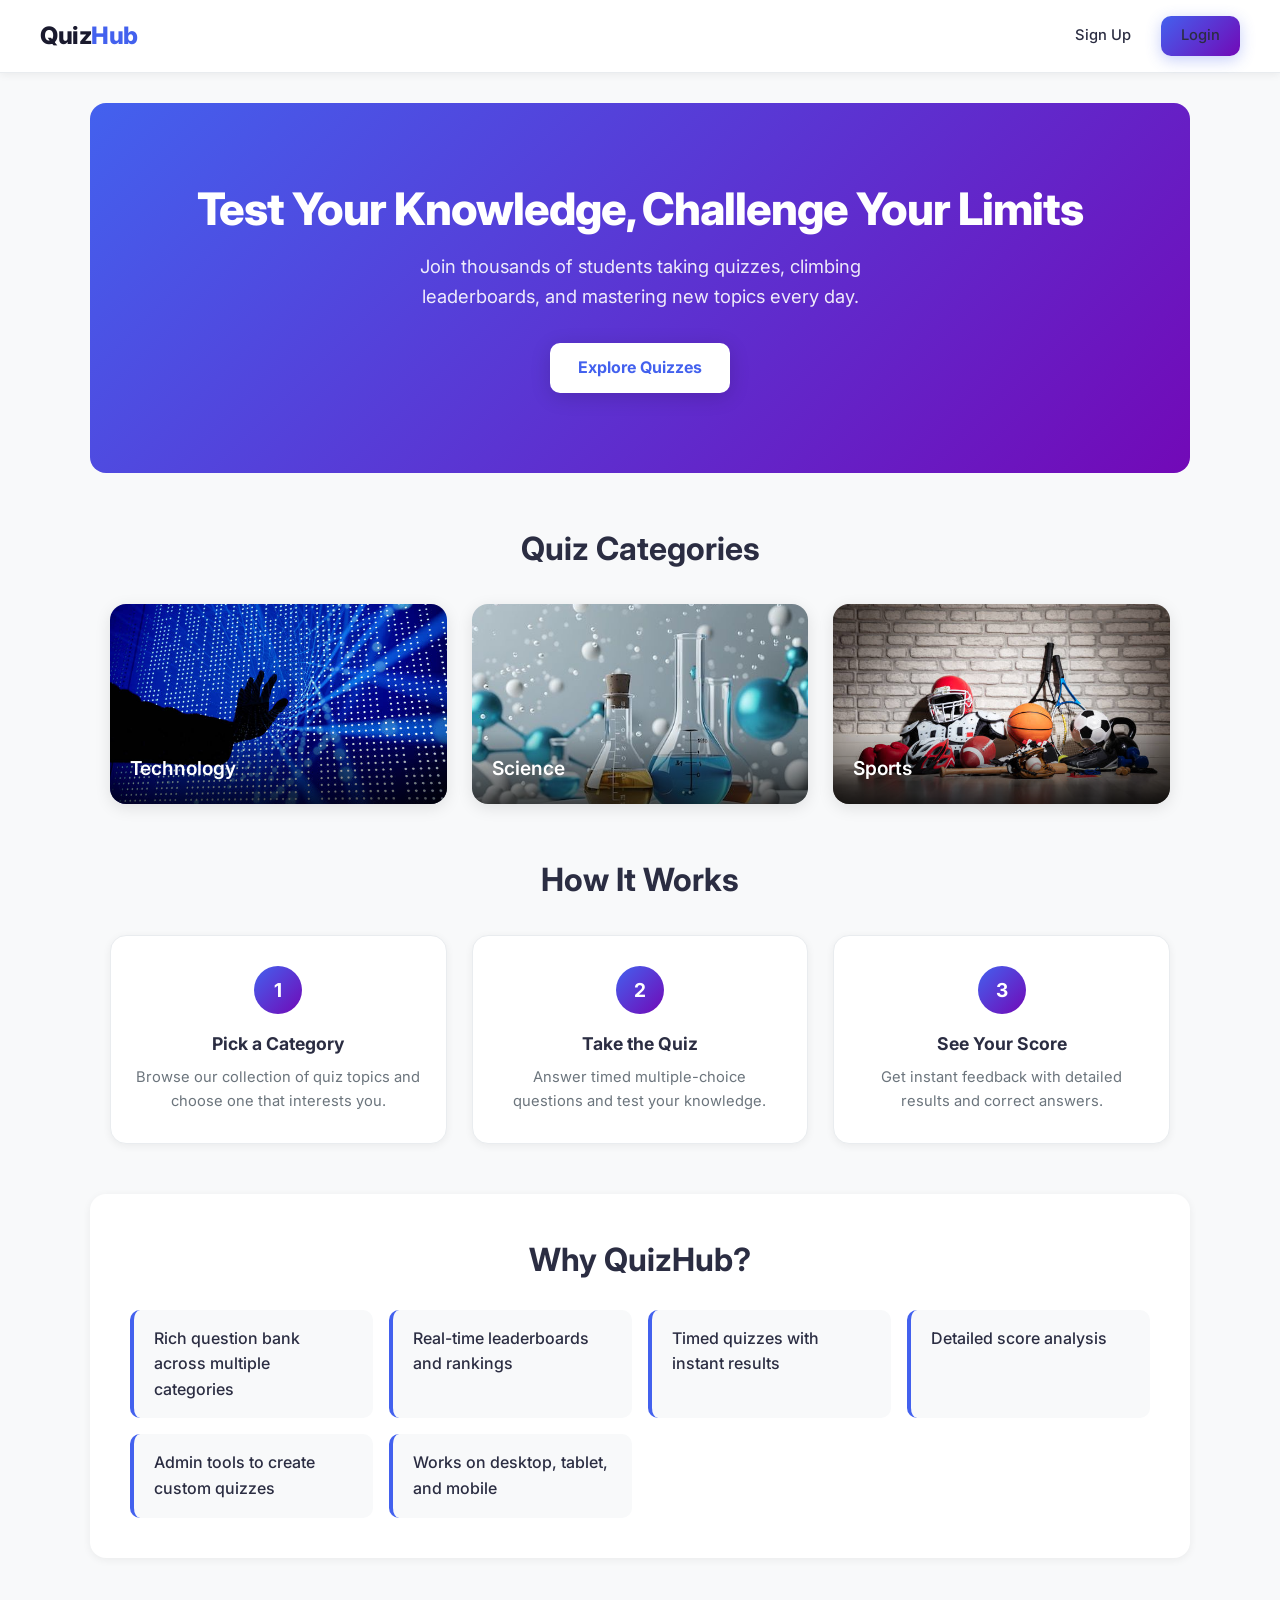
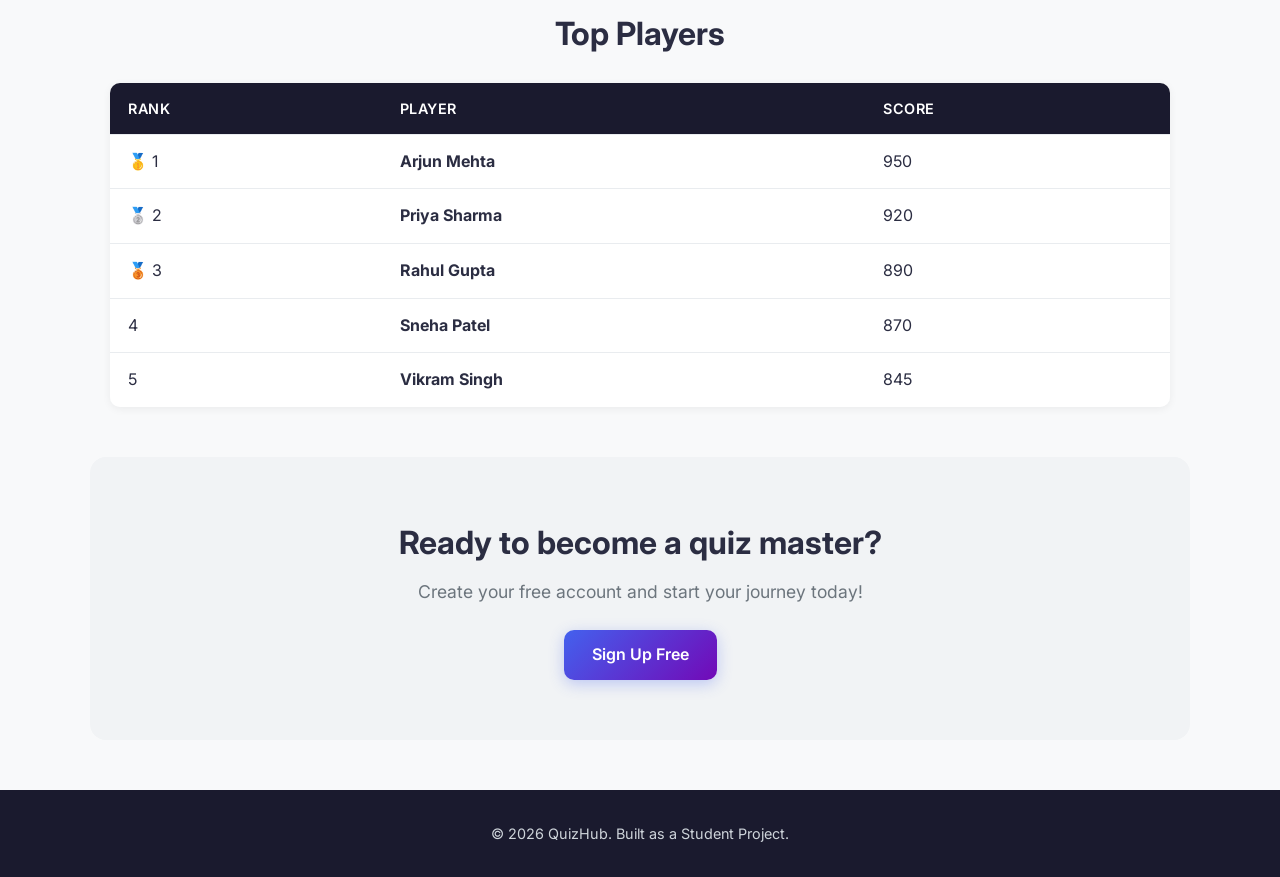
<file: index.html>
<!DOCTYPE html>
<html lang="en">

<head>
    <meta charset="UTF-8">
    <meta name="viewport" content="width=device-width, initial-scale=1.0">
    <title>Online Quiz Platform — Home</title>
    <link rel="stylesheet" href="style.css">
</head>

<body>
    <header>
        <h1><a href="index.html">Quiz<span class="logo-accent">Hub</span></a></h1>
        <div class="nav-actions">
            <a href="signup.html">Sign Up</a>
            <a href="login.html" class="btn-primary" style="padding: 8px 20px;">Login</a>
        </div>
    </header>
    <main>
        <section id="hero">
            <h2>Test Your Knowledge, Challenge Your Limits</h2>
            <p>Join thousands of students taking quizzes, climbing leaderboards, and mastering new topics every day.</p>
            <a href="#categories" class="btn-primary">Explore Quizzes</a>
        </section>

        <section id="categories">
            <h2>Quiz Categories</h2>
            <div class="category-list">
                <a href="technology_quiz.html" class="category-item">
                    <img src="images/technology.jpg" alt="Technology">
                    <h3> Technology</h3>
                </a>
                <div class="category-item">
                    <img src="images/science.jpg" alt="Science">
                    <h3> Science</h3>
                </div>
                <div class="category-item">
                    <img src="images/sports.jpg" alt="Sports">
                    <h3> Sports</h3>
                </div>
            </div>
        </section>

        <section id="how-it-works">
            <h2>How It Works</h2>
            <div class="steps">
                <div class="step">
                    <span class="step-number">1</span>
                    <h3>Pick a Category</h3>
                    <p>Browse our collection of quiz topics and choose one that interests you.</p>
                </div>
                <div class="step">
                    <span class="step-number">2</span>
                    <h3>Take the Quiz</h3>
                    <p>Answer timed multiple-choice questions and test your knowledge.</p>
                </div>
                <div class="step">
                    <span class="step-number">3</span>
                    <h3>See Your Score</h3>
                    <p>Get instant feedback with detailed results and correct answers.</p>
                </div>
            </div>
        </section>

        <section id="features">
            <h2>Why QuizHub?</h2>
            <ul>
                <li> Rich question bank across multiple categories</li>
                <li> Real-time leaderboards and rankings</li>
                <li> Timed quizzes with instant results</li>
                <li> Detailed score analysis</li>
                <li> Admin tools to create custom quizzes</li>
                <li> Works on desktop, tablet, and mobile</li>
            </ul>
        </section>

        <section id="leaderboard">
            <h2> Top Players</h2>
            <table>
                <thead>
                    <tr>
                        <th>Rank</th>
                        <th>Player</th>
                        <th>Score</th>
                    </tr>
                </thead>
                <tbody>
                </tbody>
            </table>
        </section>

        <section id="cta">
            <h2>Ready to become a quiz master?</h2>
            <p>Create your free account and start your journey today!</p>
            <a href="signup.html" class="btn-primary">Sign Up Free</a>
        </section>
    </main>
    <footer>
        <p>&copy; 2026 QuizHub. Built as a Student Project.</p>
    </footer>
    <script src="index.js"></script>
</body>

</html>
</file>
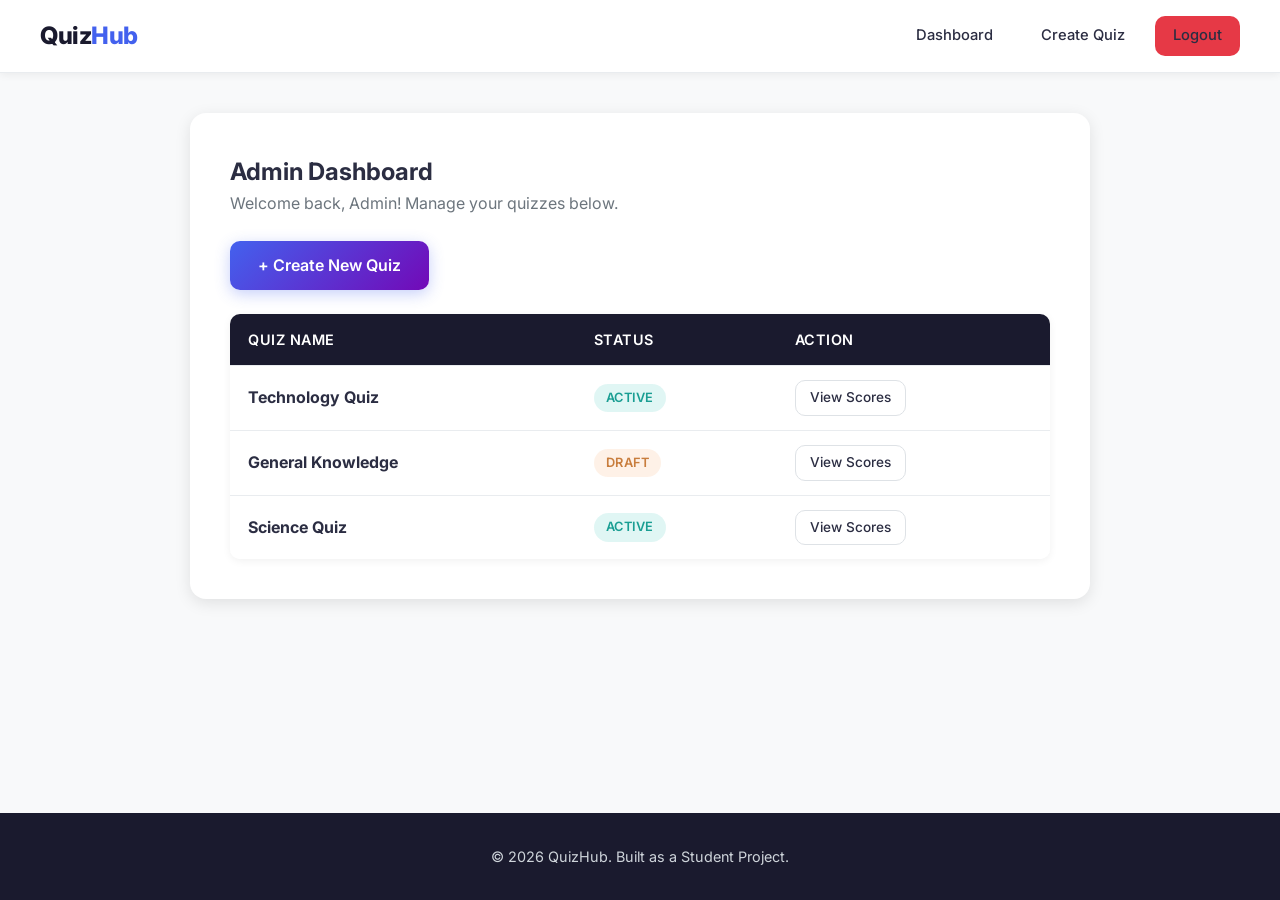
<file: admin.html>
<!DOCTYPE html>
<html lang="en">
<head>
    <meta charset="UTF-8">
    <meta name="viewport" content="width=device-width, initial-scale=1.0">
    <title>Admin Dashboard — QuizHub</title>
    <link rel="stylesheet" href="style.css">
</head>
<body>
    <header>
        <h1><a href="index.html">Quiz<span class="logo-accent">Hub</span></a></h1>
        <div class="nav-actions">
            <a href="admin.html">Dashboard</a>
            <a href="create_quiz.html">Create Quiz</a>
            <a href="#" onclick="logout()" class="btn-danger">Logout</a>
        </div>
    </header>
    <main>
<div class="container">
    <h2>Admin Dashboard</h2>
    <p style="color: var(--text-light); margin-bottom: 24px;">Welcome back, Admin! Manage your quizzes below.</p>

    <a href="create_quiz.html" class="btn-primary">+ Create New Quiz</a>

    <table class="table" style="margin-top: 24px;">
        <thead>
            <tr>
                <th>Quiz Name</th>
                <th>Status</th>
                <th>Action</th>
            </tr>
        </thead>
        <tbody>
            <tr>
                <td><strong>Technology Quiz</strong></td>
                <td><span class="badge badge-active">Active</span></td>
                <td><a href="#" class="btn-secondary" style="padding: 6px 14px; font-size: 0.85rem;" onclick="viewScores('technology', 'Technology Quiz')">View Scores</a></td>
            </tr>
            <tr>
                <td><strong>General Knowledge</strong></td>
                <td><span class="badge badge-draft">Draft</span></td>
                <td><a href="#" class="btn-secondary" style="padding: 6px 14px; font-size: 0.85rem;" onclick="viewScores('general-knowledge', 'General Knowledge')">View Scores</a></td>
            </tr>
            <tr>
                <td><strong>Science Quiz</strong></td>
                <td><span class="badge badge-active">Active</span></td>
                <td><a href="#" class="btn-secondary" style="padding: 6px 14px; font-size: 0.85rem;" onclick="viewScores('science', 'Science Quiz')">View Scores</a></td>
            </tr>
        </tbody>
    </table>
</div>
    </main>
    <footer>
        <p>&copy; 2026 QuizHub. Built as a Student Project.</p>
    </footer>
<script src="index.js"></script>
</body>
</html>
</file>
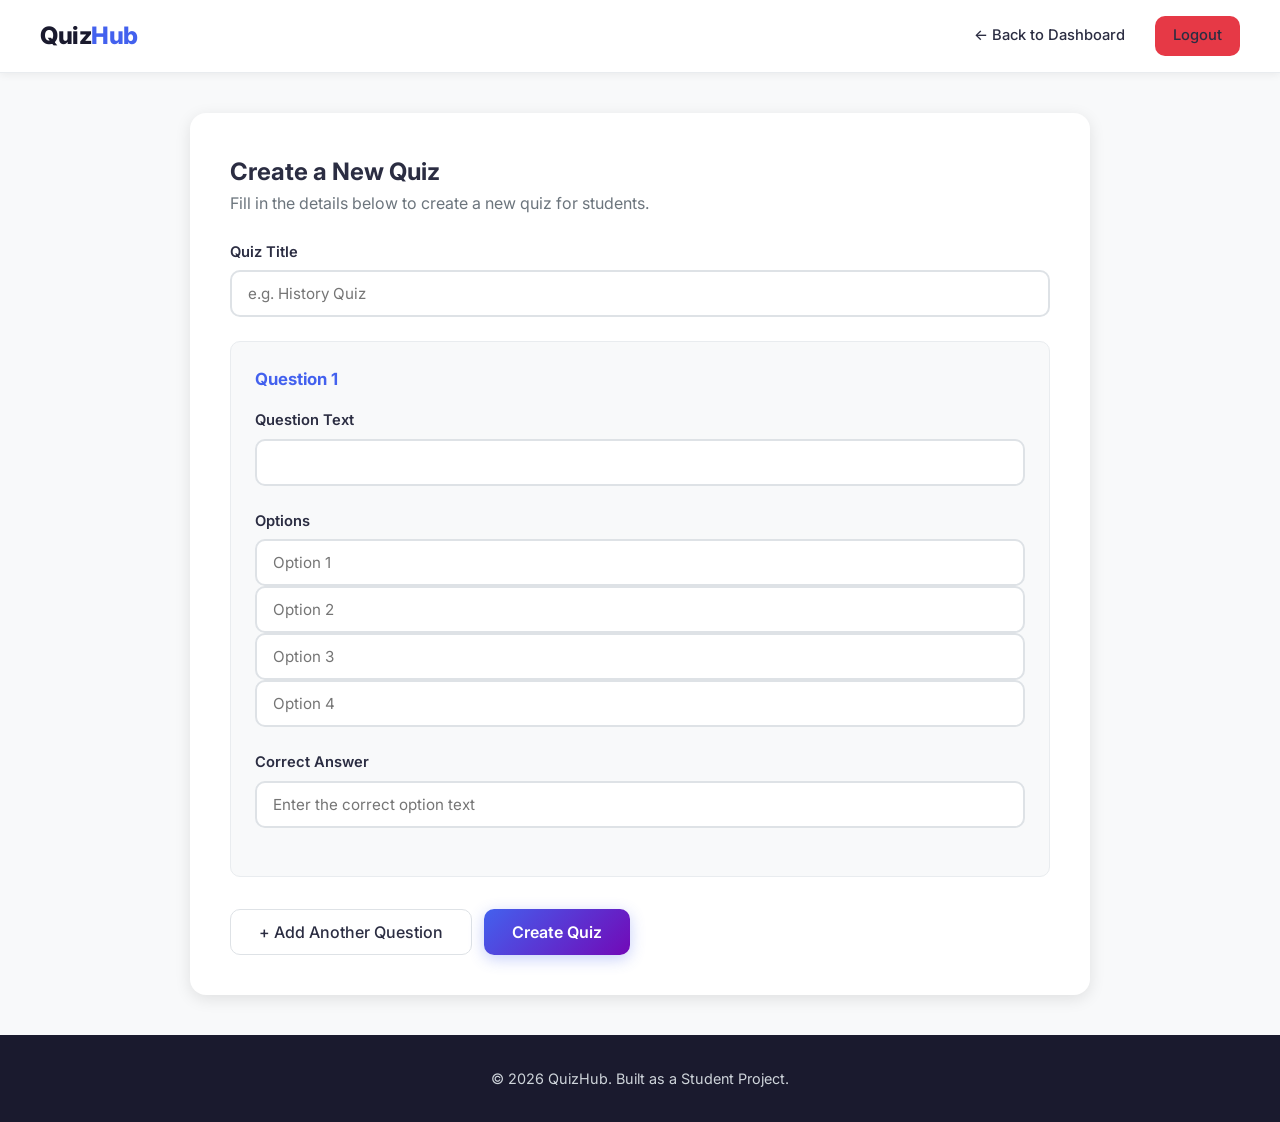
<file: create_quiz.html>
<!DOCTYPE html>
<html lang="en">
<head>
    <meta charset="UTF-8">
    <meta name="viewport" content="width=device-width, initial-scale=1.0">
    <title>Create Quiz — QuizHub</title>
    <link rel="stylesheet" href="style.css">
</head>
<body>
    <header>
        <h1><a href="index.html">Quiz<span class="logo-accent">Hub</span></a></h1>
        <div class="nav-actions">
            <a href="admin.html">← Back to Dashboard</a>
            <a href="#" onclick="logout()" class="btn-danger">Logout</a>
        </div>
    </header>
    <main>
<div class="container">
    <h2>Create a New Quiz</h2>
    <p style="color: var(--text-light); margin-bottom: 24px;">Fill in the details below to create a new quiz for students.</p>
    <form id="create-quiz-form" onsubmit="create_quiz(event)">
        <div class="form-group">
            <label for="quiz-title">Quiz Title</label>
            <input type="text" id="quiz-title" name="quiz-title" placeholder="e.g. History Quiz" required>
        </div>

        <div id="questions-container">
            <div class="question-block">
                <h4>Question 1</h4>
                <div class="form-group">
                    <label for="q1-text">Question Text</label>
                    <input type="text" id="q1-text" name="q1-text" required>
                </div>
                <div class="form-group">
                    <label>Options</label>
                    <input type="text" name="q1-op1" placeholder="Option 1" required>
                    <input type="text" name="q1-op2" placeholder="Option 2" required>
                    <input type="text" name="q1-op3" placeholder="Option 3" required>
                    <input type="text" name="q1-op4" placeholder="Option 4" required>
                </div>
                <div class="form-group">
                    <label for="q1-correct">Correct Answer</label>
                    <input type="text" id="q1-correct" name="q1-correct" placeholder="Enter the correct option text" required>
                </div>
            </div>
        </div>

        <div style="display: flex; gap: 12px; margin-top: 8px;">
            <button type="button" id="add-question" class="btn-secondary" onclick="add_question()">+ Add Another Question</button>
            <button type="submit" class="btn-primary">Create Quiz</button>
        </div>
    </form>
</div>
    </main>
    <footer>
        <p>&copy; 2026 QuizHub. Built as a Student Project.</p>
    </footer>
<script src="index.js"></script>
</body>
</html>
</file>
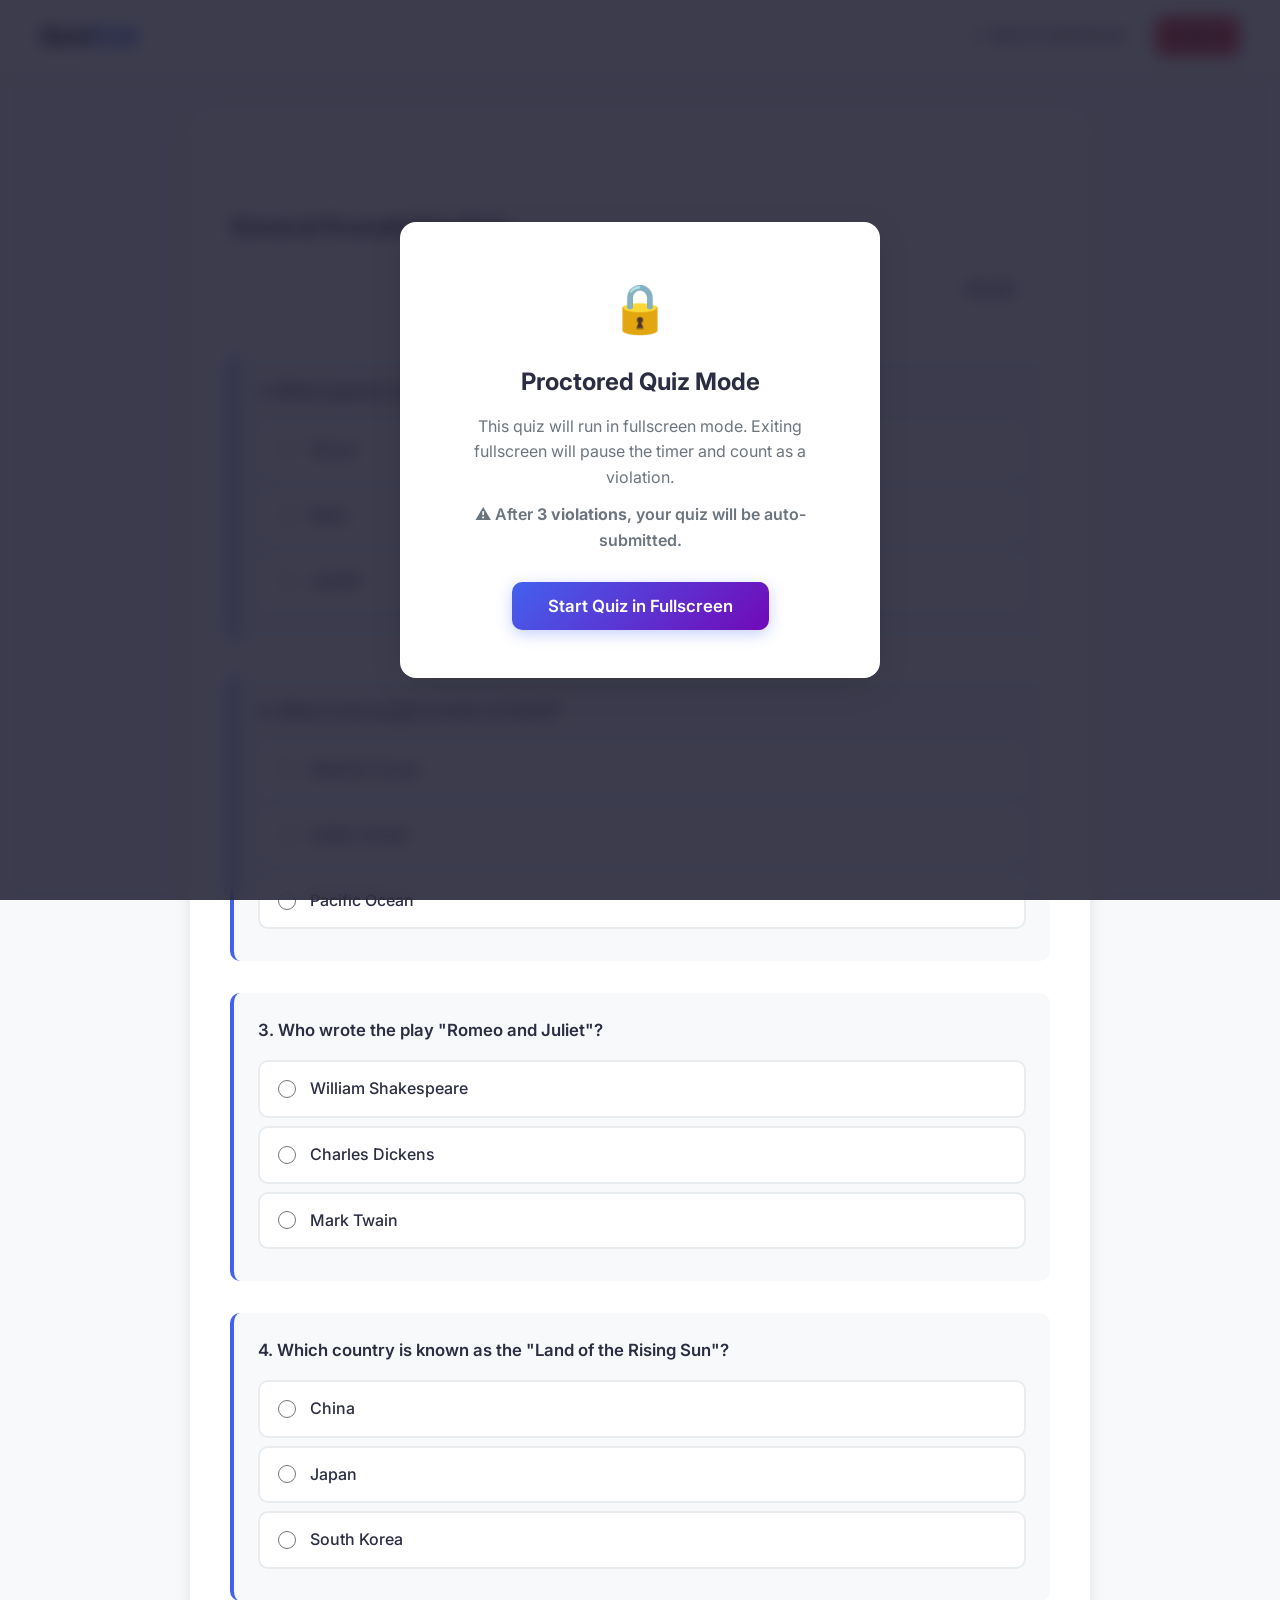
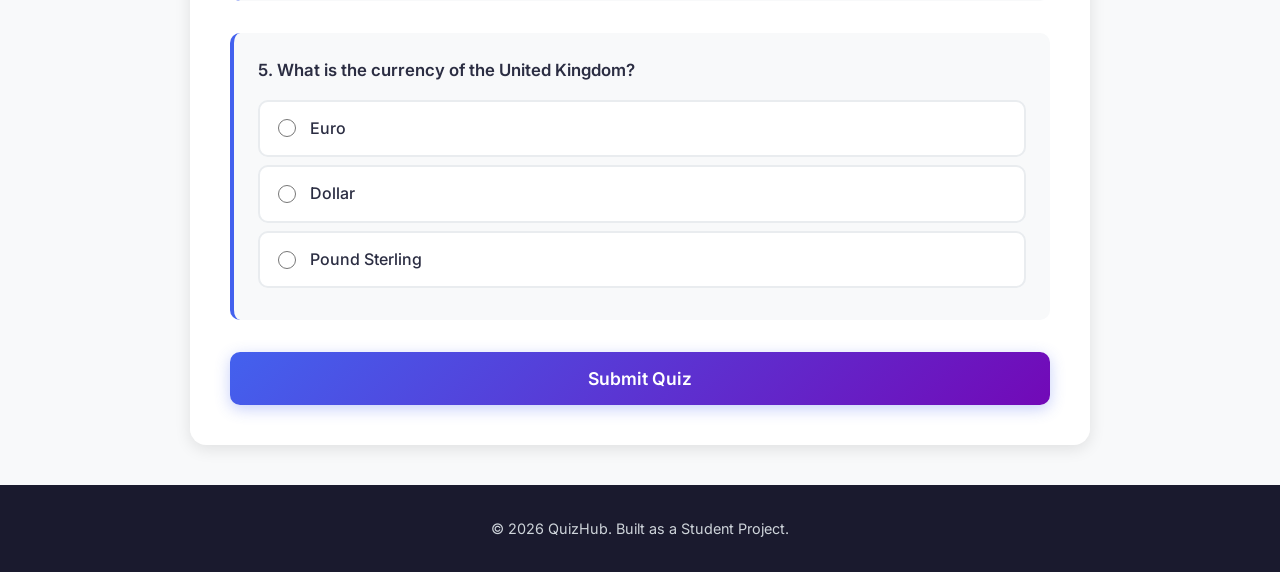
<file: gk_quiz.html>
<!DOCTYPE html>
<html lang="en">

<head>
    <meta charset="UTF-8">
    <meta name="viewport" content="width=device-width, initial-scale=1.0">
    <title>General Knowledge Quiz — QuizHub</title>
    <link rel="stylesheet" href="style.css">
</head>

<body data-quiz-id="general-knowledge">
    <header>
        <h1><a href="index.html">Quiz<span class="logo-accent">Hub</span></a></h1>
        <div class="nav-actions">
            <a href="student.html">← Back to Dashboard</a>
            <a href="#" onclick="logout()" class="btn-danger">Logout</a>
        </div>
    </header>
    <main>
        <div class="container">
            <div class="quiz-header">
                <h2>General Knowledge Quiz</h2>
                <div class="timer-widget">
                    <canvas id="timer-canvas" width="120" height="120"></canvas>
                    <div id="timer">05:00</div>
                </div>
            </div>
            <form id="quiz-form" onsubmit="submit_quiz(event)">
                <div class="question" data-correct="b">
                    <p>1. Which planet is known as the Red Planet?</p>
                    <div class="options">
                        <div class="option">
                            <input type="radio" id="q1-op1" name="q1" value="a">
                            <label for="q1-op1">Venus</label>
                        </div>
                        <div class="option">
                            <input type="radio" id="q1-op2" name="q1" value="b">
                            <label for="q1-op2">Mars</label>
                        </div>
                        <div class="option">
                            <input type="radio" id="q1-op3" name="q1" value="c">
                            <label for="q1-op3">Jupiter</label>
                        </div>
                    </div>
                </div>

                <div class="question" data-correct="c">
                    <p>2. What is the largest ocean on Earth?</p>
                    <div class="options">
                        <div class="option">
                            <input type="radio" id="q2-op1" name="q2" value="a">
                            <label for="q2-op1">Atlantic Ocean</label>
                        </div>
                        <div class="option">
                            <input type="radio" id="q2-op2" name="q2" value="b">
                            <label for="q2-op2">Indian Ocean</label>
                        </div>
                        <div class="option">
                            <input type="radio" id="q2-op3" name="q2" value="c">
                            <label for="q2-op3">Pacific Ocean</label>
                        </div>
                    </div>
                </div>

                <div class="question" data-correct="a">
                    <p>3. Who wrote the play "Romeo and Juliet"?</p>
                    <div class="options">
                        <div class="option">
                            <input type="radio" id="q3-op1" name="q3" value="a">
                            <label for="q3-op1">William Shakespeare</label>
                        </div>
                        <div class="option">
                            <input type="radio" id="q3-op2" name="q3" value="b">
                            <label for="q3-op2">Charles Dickens</label>
                        </div>
                        <div class="option">
                            <input type="radio" id="q3-op3" name="q3" value="c">
                            <label for="q3-op3">Mark Twain</label>
                        </div>
                    </div>
                </div>

                <div class="question" data-correct="b">
                    <p>4. Which country is known as the "Land of the Rising Sun"?</p>
                    <div class="options">
                        <div class="option">
                            <input type="radio" id="q4-op1" name="q4" value="a">
                            <label for="q4-op1">China</label>
                        </div>
                        <div class="option">
                            <input type="radio" id="q4-op2" name="q4" value="b">
                            <label for="q4-op2">Japan</label>
                        </div>
                        <div class="option">
                            <input type="radio" id="q4-op3" name="q4" value="c">
                            <label for="q4-op3">South Korea</label>
                        </div>
                    </div>
                </div>

                <div class="question" data-correct="c">
                    <p>5. What is the currency of the United Kingdom?</p>
                    <div class="options">
                        <div class="option">
                            <input type="radio" id="q5-op1" name="q5" value="a">
                            <label for="q5-op1">Euro</label>
                        </div>
                        <div class="option">
                            <input type="radio" id="q5-op2" name="q5" value="b">
                            <label for="q5-op2">Dollar</label>
                        </div>
                        <div class="option">
                            <input type="radio" id="q5-op3" name="q5" value="c">
                            <label for="q5-op3">Pound Sterling</label>
                        </div>
                    </div>
                </div>

                <button type="submit" class="btn-primary">Submit Quiz</button>
            </form>
            <div id="quiz-results"></div>
            <div id="proctor-overlay"></div>
        </div>
    </main>
    <footer>
        <p>&copy; 2026 QuizHub. Built as a Student Project.</p>
    </footer>
    <script src="index.js"></script>
</body>

</html>
</file>
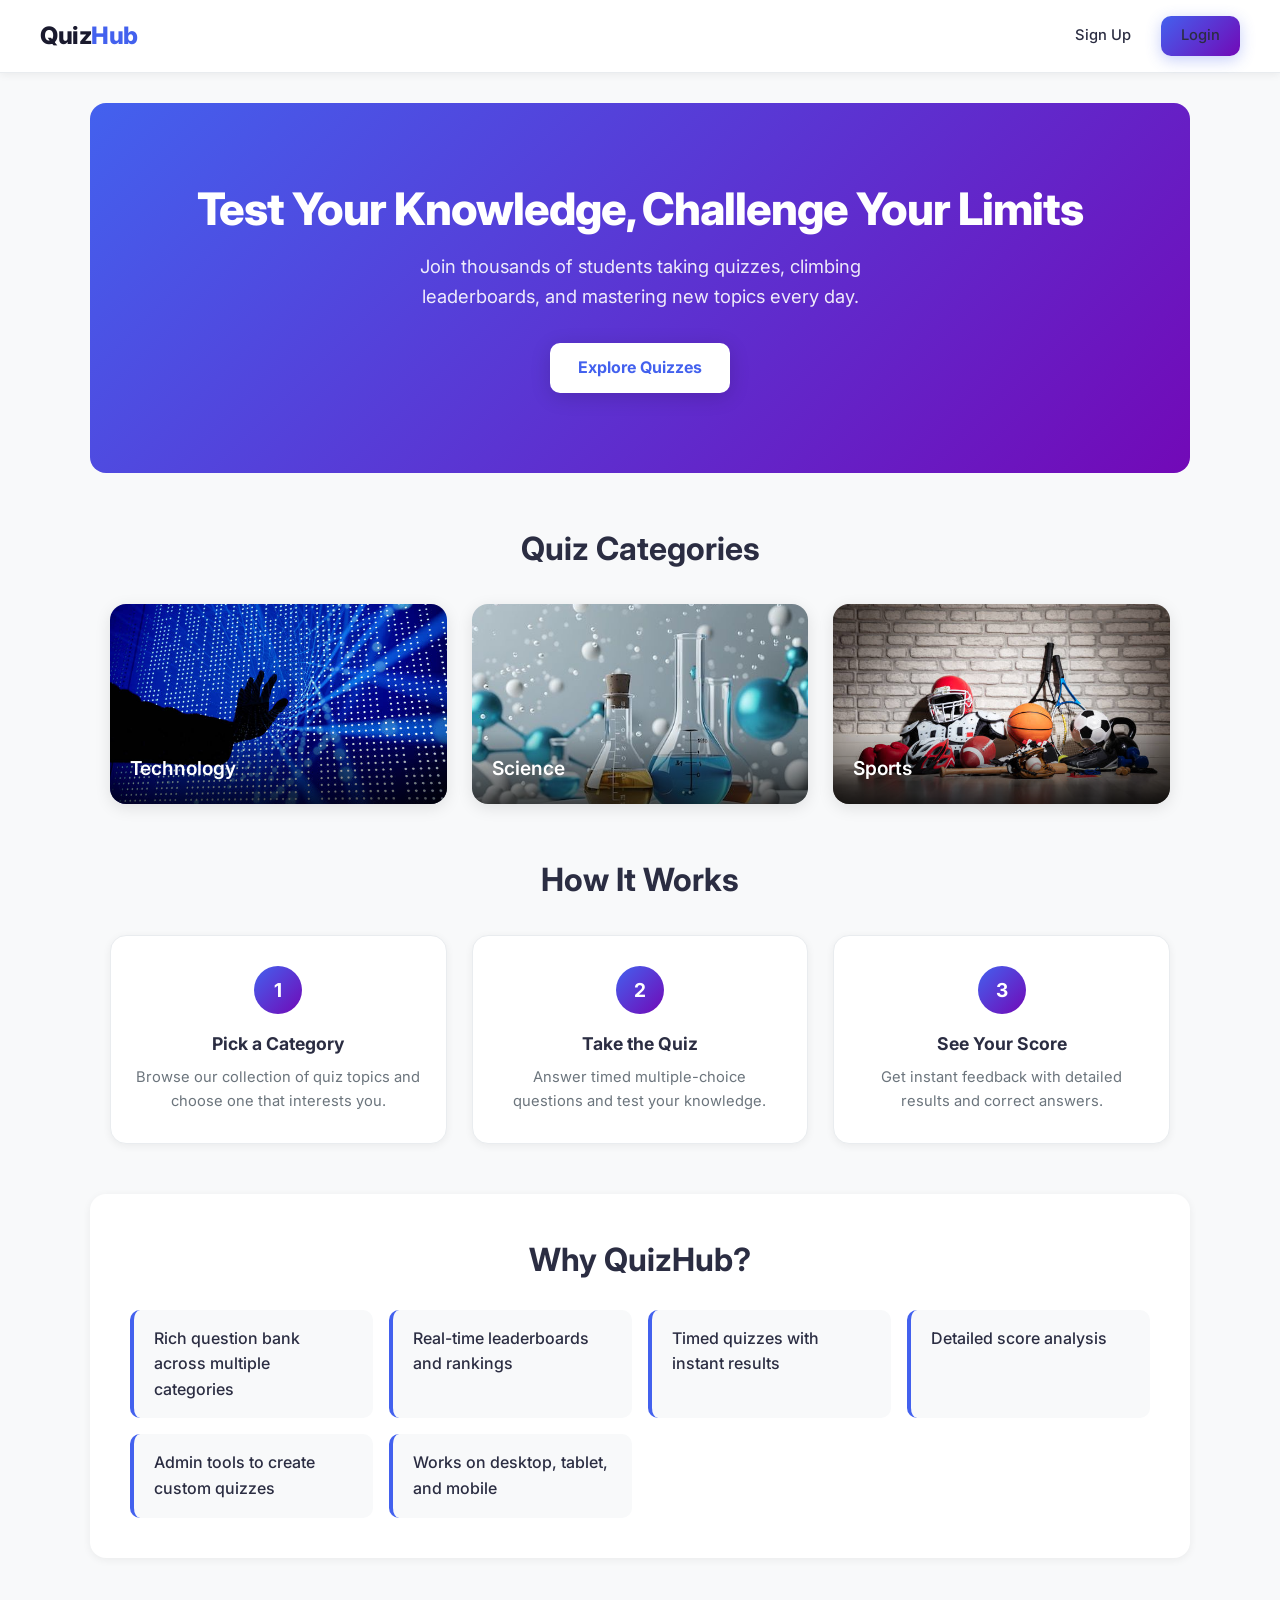
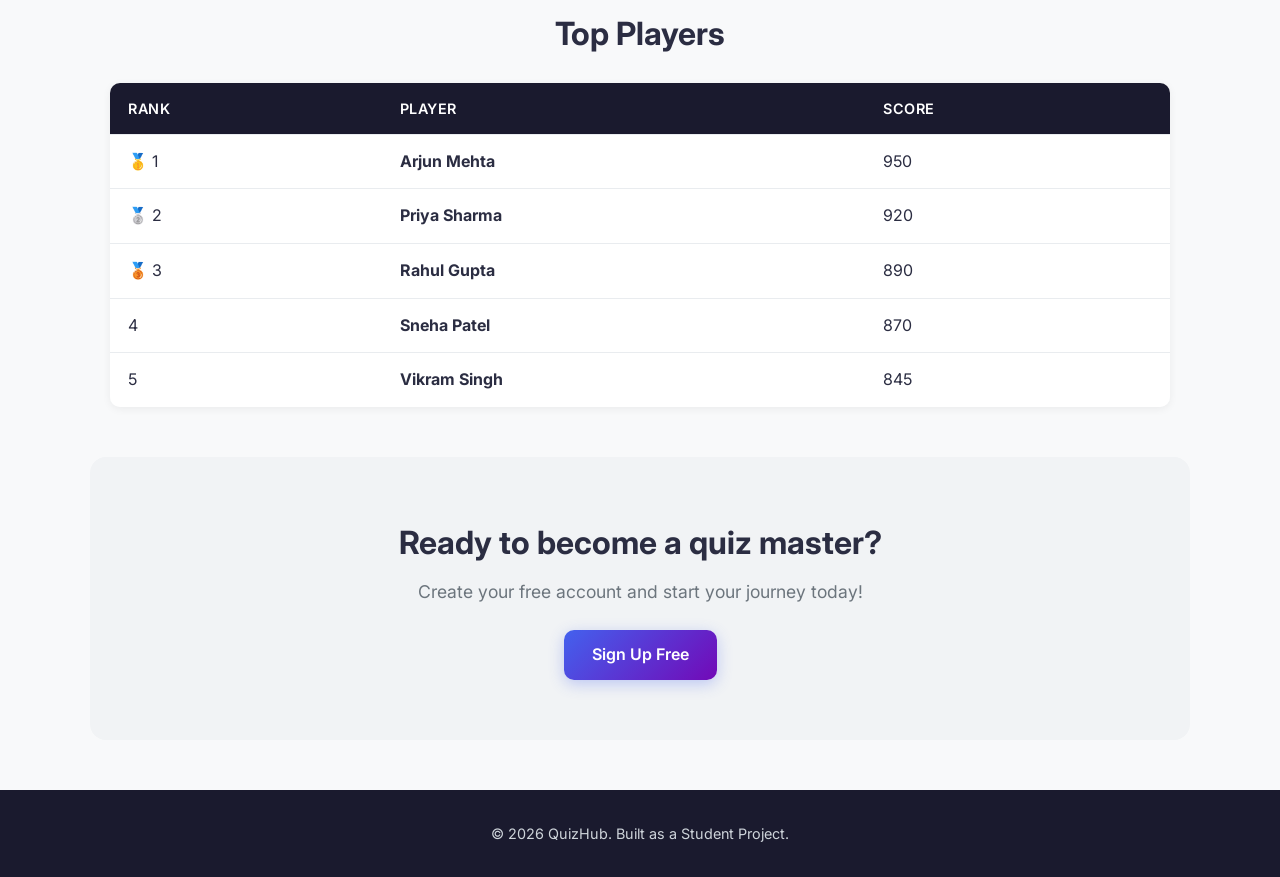
<file: home.html>
<!DOCTYPE html>
<html lang="en">

<head>
    <meta charset="UTF-8">
    <meta name="viewport" content="width=device-width, initial-scale=1.0">
    <title>Online Quiz Platform — Home</title>
    <link rel="stylesheet" href="style.css">
</head>

<body>
    <header>
        <h1><a href="home.html">Quiz<span class="logo-accent">Hub</span></a></h1>
        <div class="nav-actions">
            <a href="signup.html">Sign Up</a>
            <a href="login.html" class="btn-primary" style="padding: 8px 20px;">Login</a>
        </div>
    </header>
    <main>
        <section id="hero">
            <h2>Test Your Knowledge, Challenge Your Limits</h2>
            <p>Join thousands of students taking quizzes, climbing leaderboards, and mastering new topics every day.</p>
            <a href="#categories" class="btn-primary">Explore Quizzes</a>
        </section>

        <section id="categories">
            <h2>Quiz Categories</h2>
            <div class="category-list">
                <a href="technology_quiz.html" class="category-item">
                    <img src="images/technology.jpg" alt="Technology">
                    <h3> Technology</h3>
                </a>
                <div class="category-item">
                    <img src="images/science.jpg" alt="Science">
                    <h3> Science</h3>
                </div>
                <div class="category-item">
                    <img src="images/sports.jpg" alt="Sports">
                    <h3> Sports</h3>
                </div>
            </div>
        </section>

        <section id="how-it-works">
            <h2>How It Works</h2>
            <div class="steps">
                <div class="step">
                    <span class="step-number">1</span>
                    <h3>Pick a Category</h3>
                    <p>Browse our collection of quiz topics and choose one that interests you.</p>
                </div>
                <div class="step">
                    <span class="step-number">2</span>
                    <h3>Take the Quiz</h3>
                    <p>Answer timed multiple-choice questions and test your knowledge.</p>
                </div>
                <div class="step">
                    <span class="step-number">3</span>
                    <h3>See Your Score</h3>
                    <p>Get instant feedback with detailed results and correct answers.</p>
                </div>
            </div>
        </section>

        <section id="features">
            <h2>Why QuizHub?</h2>
            <ul>
                <li> Rich question bank across multiple categories</li>
                <li> Real-time leaderboards and rankings</li>
                <li> Timed quizzes with instant results</li>
                <li> Detailed score analysis</li>
                <li> Admin tools to create custom quizzes</li>
                <li> Works on desktop, tablet, and mobile</li>
            </ul>
        </section>

        <section id="leaderboard">
            <h2> Top Players</h2>
            <table>
                <thead>
                    <tr>
                        <th>Rank</th>
                        <th>Player</th>
                        <th>Score</th>
                    </tr>
                </thead>
                <tbody>
                </tbody>
            </table>
        </section>

        <section id="cta">
            <h2>Ready to become a quiz master?</h2>
            <p>Create your free account and start your journey today!</p>
            <a href="signup.html" class="btn-primary">Sign Up Free</a>
        </section>
    </main>
    <footer>
        <p>&copy; 2026 QuizHub. Built as a Student Project.</p>
    </footer>
    <script src="index.js"></script>
</body>

</html>
</file>
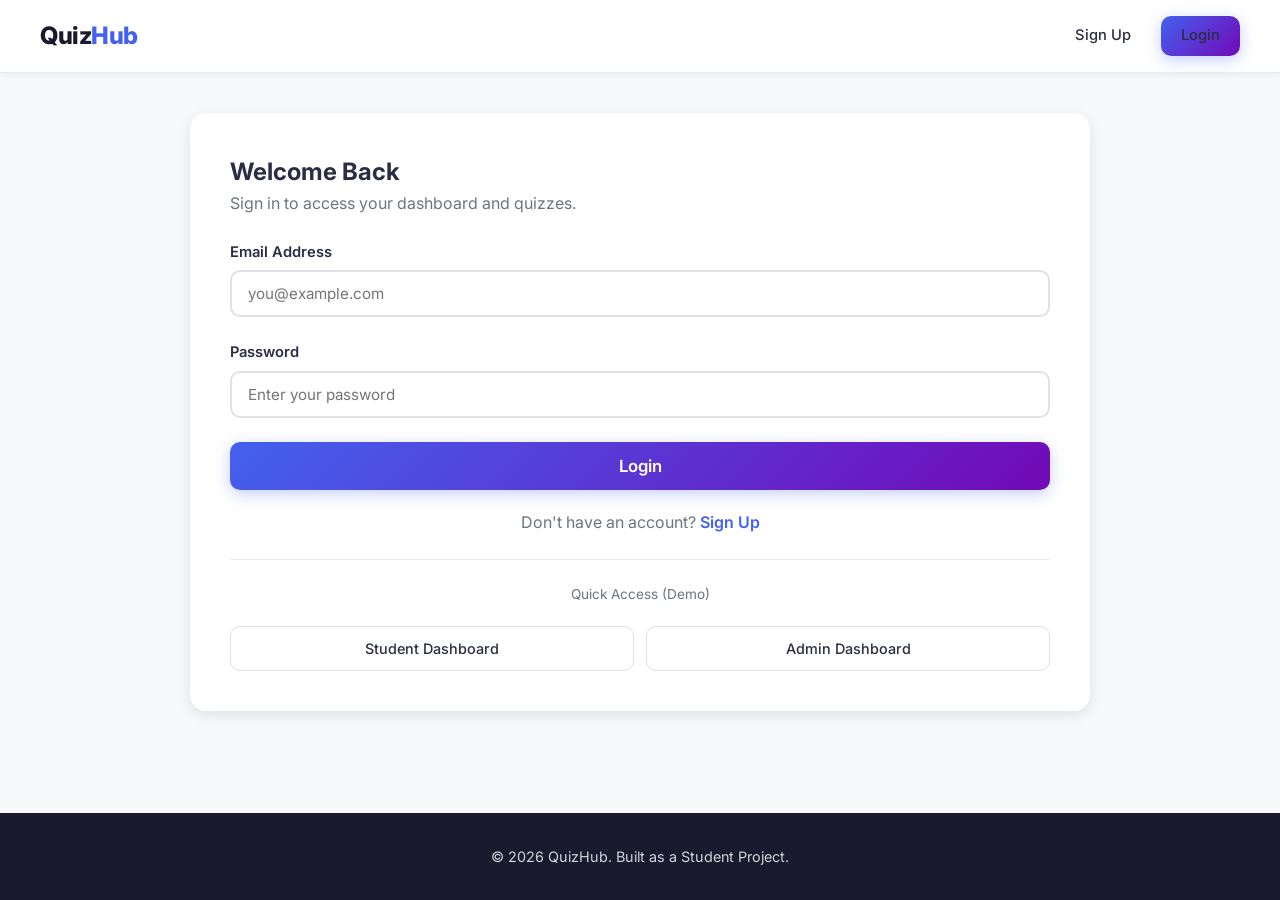
<file: login.html>
<!DOCTYPE html>
<html lang="en">
<head>
    <meta charset="UTF-8">
    <meta name="viewport" content="width=device-width, initial-scale=1.0">
    <title>Login — QuizHub</title>
    <link rel="stylesheet" href="style.css">
</head>
<body>
    <header>
        <h1><a href="index.html">Quiz<span class="logo-accent">Hub</span></a></h1>
        <div class="nav-actions">
            <a href="signup.html">Sign Up</a>
            <a href="login.html" class="btn-primary" style="padding: 8px 20px;">Login</a>
        </div>
    </header>
    <main>
<div class="container">
    <h2>Welcome Back</h2>
    <p style="color: var(--text-light); margin-bottom: 24px;">Sign in to access your dashboard and quizzes.</p>
    <form onsubmit="handle_login(event)">
        <div class="form-group">
            <label for="email">Email Address</label>
            <input type="email" id="email" name="email" placeholder="you@example.com" required>
            <div id="email-error" class="error-message"></div>
        </div>
        <div class="form-group">
            <label for="password">Password</label>
            <input type="password" id="password" name="password" placeholder="Enter your password" required>
            <div id="password-error" class="error-message"></div>
        </div>
        <button type="submit" class="btn-primary" style="width: 100%; padding: 14px; font-size: 1.05rem;">Login</button>
    </form>
    <div class="login-link">
        <p>Don't have an account? <a href="signup.html">Sign Up</a></p>
    </div>
    <hr style="margin: 24px 0; border: none; border-top: 1px solid var(--gray-200);">
    <p style="text-align: center; color: var(--text-light); font-size: 0.85rem; margin-bottom: 12px;">Quick Access (Demo)</p>
    <div class="login-actions">
        <a href="student.html" class="btn-secondary">Student Dashboard</a>
        <a href="admin.html" class="btn-secondary">Admin Dashboard</a>
    </div>
</div>
</main>
    <footer>
        <p>&copy; 2026 QuizHub. Built as a Student Project.</p>
    </footer>
<script src="index.js"></script>
</body>
</html>
</file>
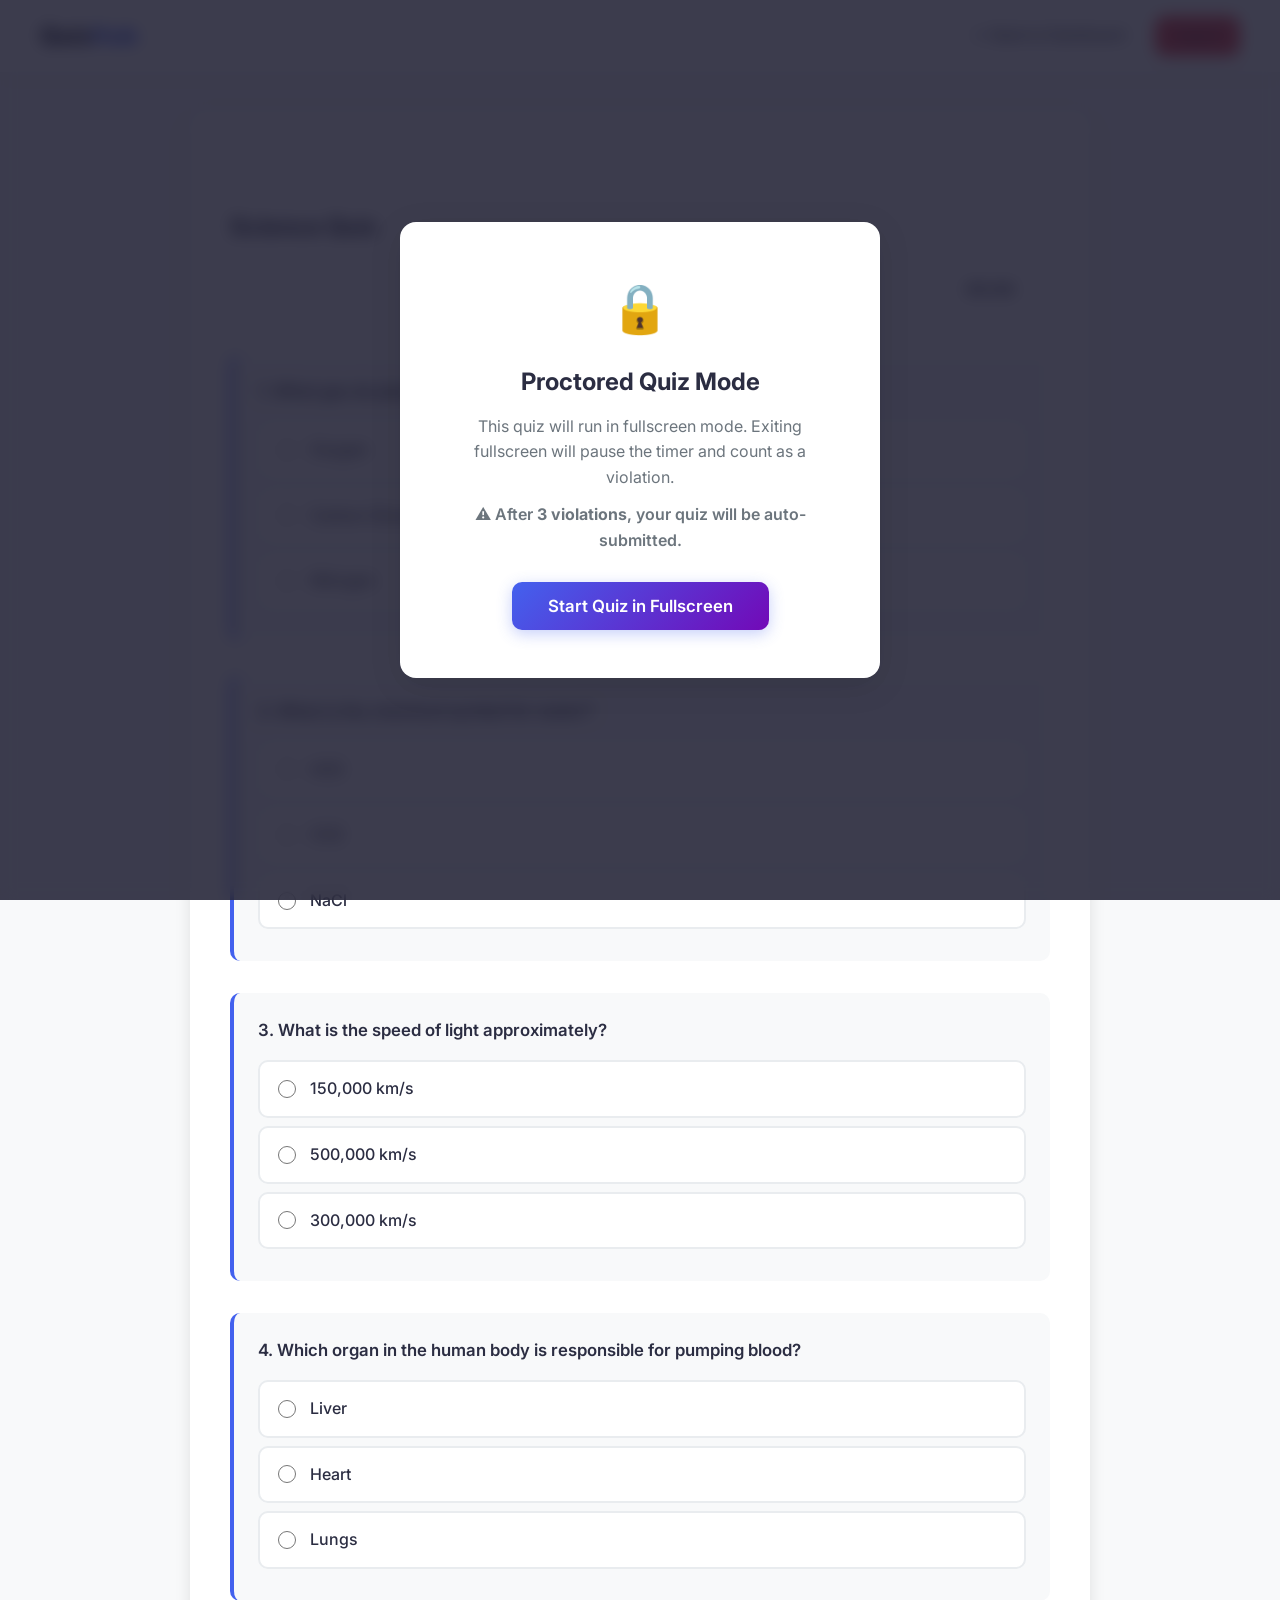
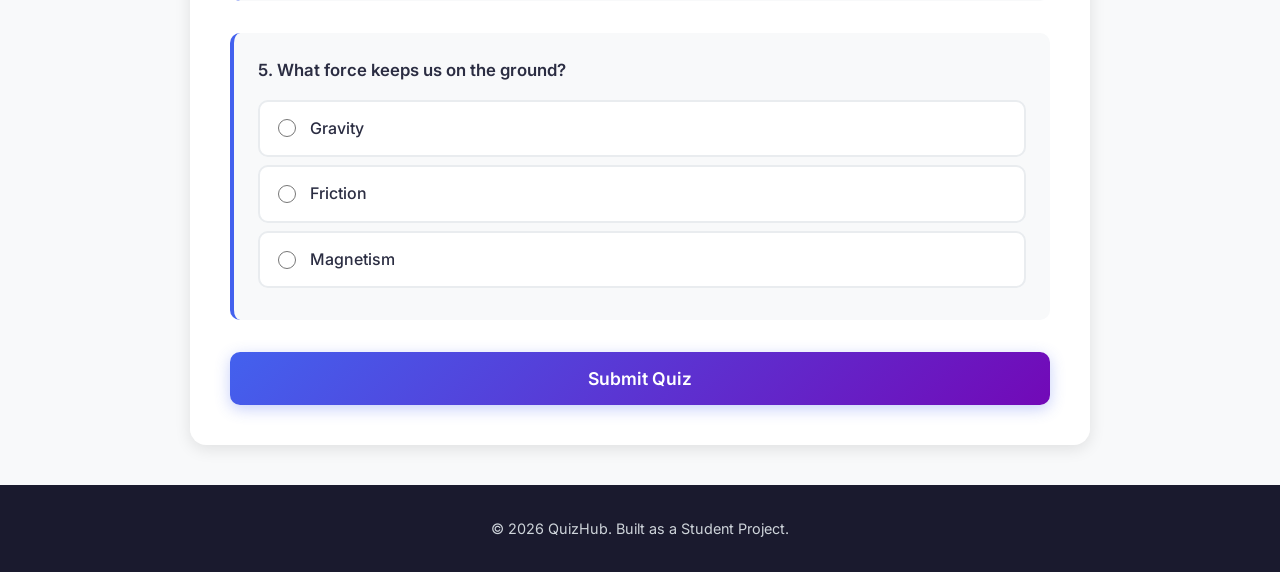
<file: science_quiz.html>
<!DOCTYPE html>
<html lang="en">

<head>
    <meta charset="UTF-8">
    <meta name="viewport" content="width=device-width, initial-scale=1.0">
    <title>Science Quiz — QuizHub</title>
    <link rel="stylesheet" href="style.css">
</head>

<body data-quiz-id="science">
    <header>
        <h1><a href="index.html">Quiz<span class="logo-accent">Hub</span></a></h1>
        <div class="nav-actions">
            <a href="student.html">← Back to Dashboard</a>
            <a href="#" onclick="logout()" class="btn-danger">Logout</a>
        </div>
    </header>
    <main>
        <div class="container">
            <div class="quiz-header">
                <h2>Science Quiz</h2>
                <div class="timer-widget">
                    <canvas id="timer-canvas" width="120" height="120"></canvas>
                    <div id="timer">05:00</div>
                </div>
            </div>
            <form id="quiz-form" onsubmit="submit_quiz(event)">
                <div class="question" data-correct="b">
                    <p>1. What gas do plants absorb from the atmosphere during photosynthesis?</p>
                    <div class="options">
                        <div class="option">
                            <input type="radio" id="q1-op1" name="q1" value="a">
                            <label for="q1-op1">Oxygen</label>
                        </div>
                        <div class="option">
                            <input type="radio" id="q1-op2" name="q1" value="b">
                            <label for="q1-op2">Carbon Dioxide</label>
                        </div>
                        <div class="option">
                            <input type="radio" id="q1-op3" name="q1" value="c">
                            <label for="q1-op3">Nitrogen</label>
                        </div>
                    </div>
                </div>

                <div class="question" data-correct="a">
                    <p>2. What is the chemical symbol for water?</p>
                    <div class="options">
                        <div class="option">
                            <input type="radio" id="q2-op1" name="q2" value="a">
                            <label for="q2-op1">H2O</label>
                        </div>
                        <div class="option">
                            <input type="radio" id="q2-op2" name="q2" value="b">
                            <label for="q2-op2">CO2</label>
                        </div>
                        <div class="option">
                            <input type="radio" id="q2-op3" name="q2" value="c">
                            <label for="q2-op3">NaCl</label>
                        </div>
                    </div>
                </div>

                <div class="question" data-correct="c">
                    <p>3. What is the speed of light approximately?</p>
                    <div class="options">
                        <div class="option">
                            <input type="radio" id="q3-op1" name="q3" value="a">
                            <label for="q3-op1">150,000 km/s</label>
                        </div>
                        <div class="option">
                            <input type="radio" id="q3-op2" name="q3" value="b">
                            <label for="q3-op2">500,000 km/s</label>
                        </div>
                        <div class="option">
                            <input type="radio" id="q3-op3" name="q3" value="c">
                            <label for="q3-op3">300,000 km/s</label>
                        </div>
                    </div>
                </div>

                <div class="question" data-correct="b">
                    <p>4. Which organ in the human body is responsible for pumping blood?</p>
                    <div class="options">
                        <div class="option">
                            <input type="radio" id="q4-op1" name="q4" value="a">
                            <label for="q4-op1">Liver</label>
                        </div>
                        <div class="option">
                            <input type="radio" id="q4-op2" name="q4" value="b">
                            <label for="q4-op2">Heart</label>
                        </div>
                        <div class="option">
                            <input type="radio" id="q4-op3" name="q4" value="c">
                            <label for="q4-op3">Lungs</label>
                        </div>
                    </div>
                </div>

                <div class="question" data-correct="a">
                    <p>5. What force keeps us on the ground?</p>
                    <div class="options">
                        <div class="option">
                            <input type="radio" id="q5-op1" name="q5" value="a">
                            <label for="q5-op1">Gravity</label>
                        </div>
                        <div class="option">
                            <input type="radio" id="q5-op2" name="q5" value="b">
                            <label for="q5-op2">Friction</label>
                        </div>
                        <div class="option">
                            <input type="radio" id="q5-op3" name="q5" value="c">
                            <label for="q5-op3">Magnetism</label>
                        </div>
                    </div>
                </div>

                <button type="submit" class="btn-primary">Submit Quiz</button>
            </form>
            <div id="quiz-results"></div>
            <div id="proctor-overlay"></div>
        </div>
    </main>
    <footer>
        <p>&copy; 2026 QuizHub. Built as a Student Project.</p>
    </footer>
    <script src="index.js"></script>
</body>

</html>
</file>
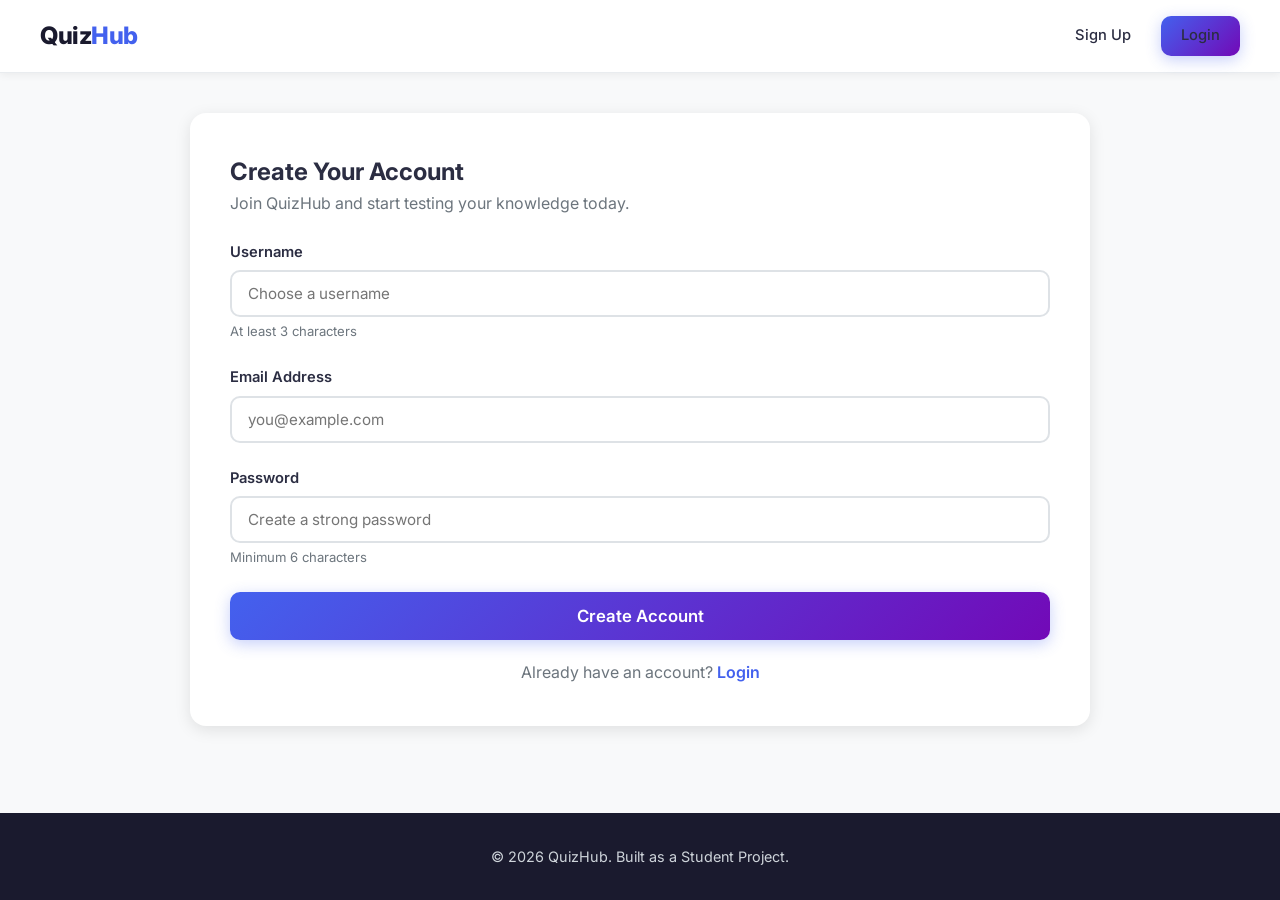
<file: signup.html>
<!DOCTYPE html>
<html lang="en">
<head>
    <meta charset="UTF-8">
    <meta name="viewport" content="width=device-width, initial-scale=1.0">
    <title>Sign Up — QuizHub</title>
    <link rel="stylesheet" href="style.css">
</head>
<body>
    <header>
        <h1><a href="index.html">Quiz<span class="logo-accent">Hub</span></a></h1>
        <div class="nav-actions">
            <a href="signup.html">Sign Up</a>
            <a href="login.html" class="btn-primary" style="padding: 8px 20px;">Login</a>
        </div>
    </header>
    <main>
<div class="container">
    <h2>Create Your Account</h2>
    <p style="color: var(--text-light); margin-bottom: 24px;">Join QuizHub and start testing your knowledge today.</p>
    <form onsubmit="handle_signup(event)">
        <div class="form-group">
            <label for="username">Username</label>
            <input type="text" id="username" name="username" placeholder="Choose a username" required>
            <div id="username-error" class="error-message"></div>
            <div class="form-hint">At least 3 characters</div>
        </div>
        <div class="form-group">
            <label for="email">Email Address</label>
            <input type="email" id="email" name="email" placeholder="you@example.com" required>
            <div id="email-error" class="error-message"></div>
        </div>
        <div class="form-group">
            <label for="password">Password</label>
            <input type="password" id="password" name="password" placeholder="Create a strong password" required>
            <div id="password-error" class="error-message"></div>
            <div class="form-hint">Minimum 6 characters</div>
        </div>
        <button type="submit" class="btn-primary" style="width: 100%; padding: 14px; font-size: 1.05rem;">Create Account</button>
    </form>
    <div class="login-link">
        <p>Already have an account? <a href="login.html">Login</a></p>
    </div>
</div>
</main>
    <footer>
        <p>&copy; 2026 QuizHub. Built as a Student Project.</p>
    </footer>
<script src="index.js"></script>
</body>
</html>
</file>
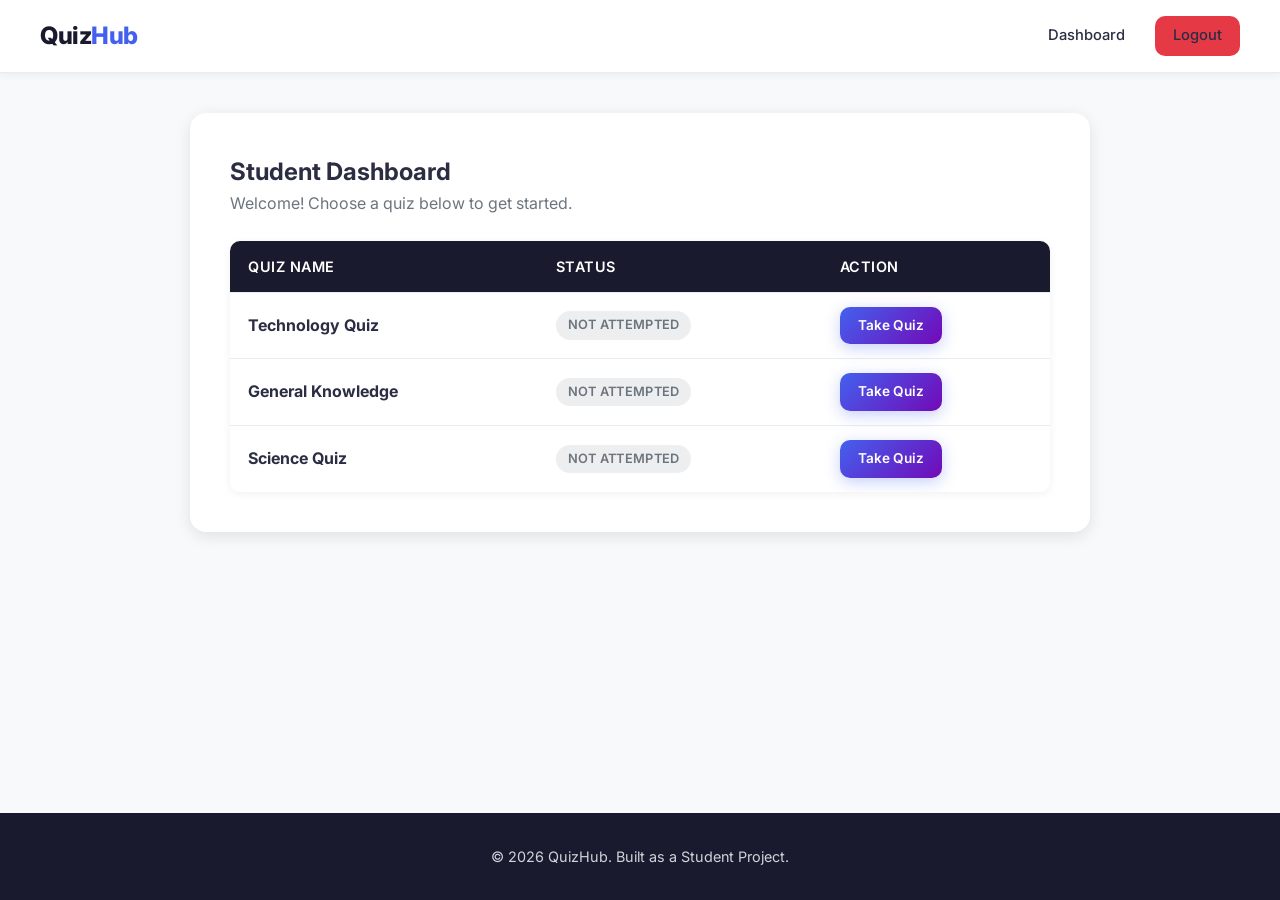
<file: student.html>
<!DOCTYPE html>
<html lang="en">
<head>
    <meta charset="UTF-8">
    <meta name="viewport" content="width=device-width, initial-scale=1.0">
    <title>Student Dashboard — QuizHub</title>
    <link rel="stylesheet" href="style.css">
</head>
<body>
    <header>
        <h1><a href="index.html">Quiz<span class="logo-accent">Hub</span></a></h1>
        <div class="nav-actions">
            <a href="student.html">Dashboard</a>
            <a href="#" onclick="logout()" class="btn-danger">Logout</a>
        </div>
    </header>
    <main>
<div class="container">
    <h2>Student Dashboard</h2>
    <p id="welcome-message" style="color: var(--text-light); margin-bottom: 24px;">Welcome! Choose a quiz below to get started.</p>

    <table class="table">
        <thead>
            <tr>
                <th>Quiz Name</th>
                <th>Status</th>
                <th>Action</th>
            </tr>
        </thead>
        <tbody>
            <tr data-quiz="technology">
                <td><strong>Technology Quiz</strong></td>
                <td class="quiz-status"><span class="badge badge-not-attempted">Not Attempted</span></td>
                <td class="quiz-action"><a href="technology_quiz.html" class="btn-primary" style="padding: 8px 18px; font-size: 0.85rem;">Take Quiz</a></td>
            </tr>
            <tr data-quiz="general-knowledge">
                <td><strong>General Knowledge</strong></td>
                <td class="quiz-status"><span class="badge badge-not-attempted">Not Attempted</span></td>
                <td class="quiz-action"><a href="gk_quiz.html" class="btn-primary" style="padding: 8px 18px; font-size: 0.85rem;">Take Quiz</a></td>
            </tr>
            <tr data-quiz="science">
                <td><strong>Science Quiz</strong></td>
                <td class="quiz-status"><span class="badge badge-not-attempted">Not Attempted</span></td>
                <td class="quiz-action"><a href="science_quiz.html" class="btn-primary" style="padding: 8px 18px; font-size: 0.85rem;">Take Quiz</a></td>
            </tr>
        </tbody>
    </table>
</div>
    </main>
    <footer>
        <p>&copy; 2026 QuizHub. Built as a Student Project.</p>
    </footer>
<script src="index.js"></script>
</body>
</html>
</file>
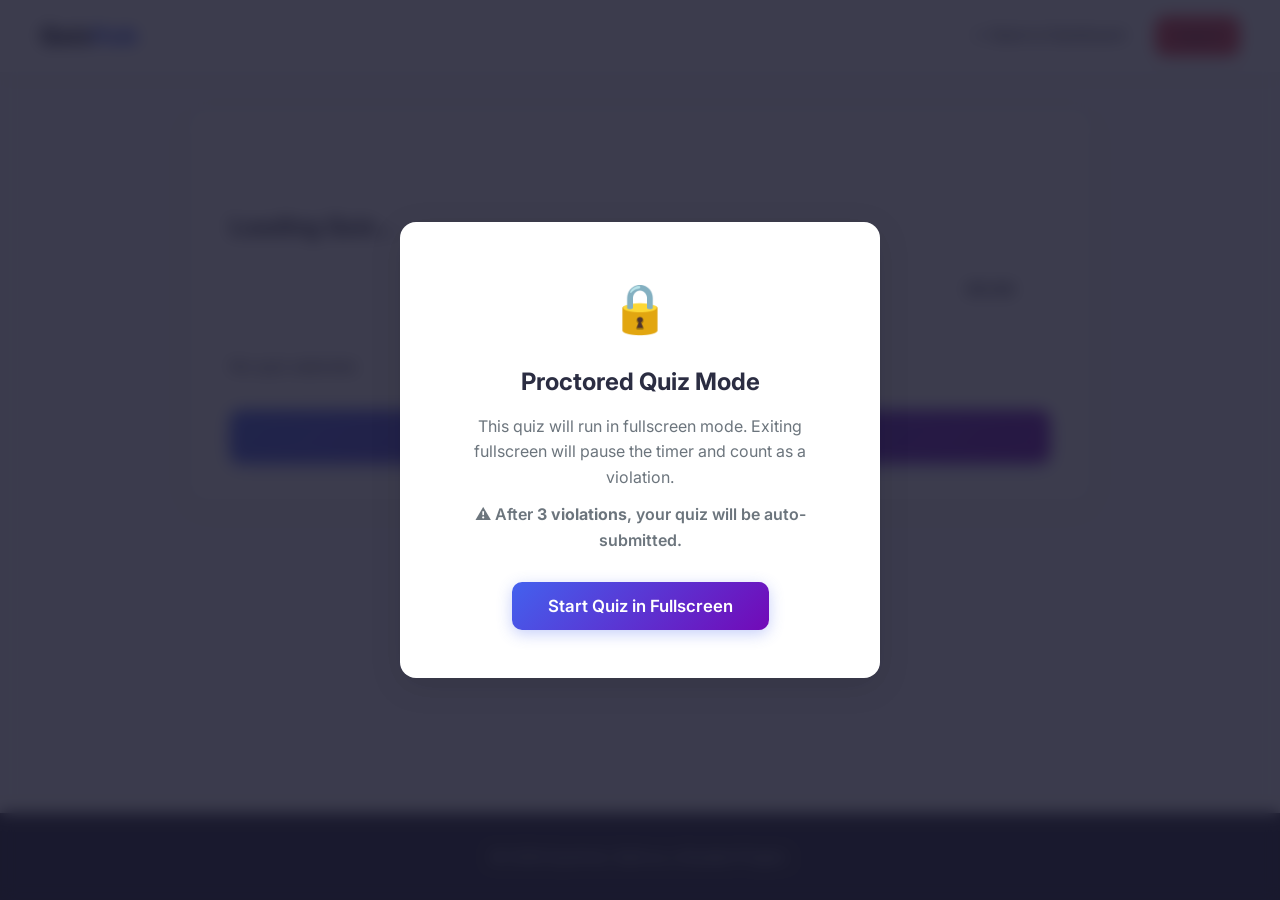
<file: take_quiz.html>
<!DOCTYPE html>
<html lang="en">

<head>
    <meta charset="UTF-8">
    <meta name="viewport" content="width=device-width, initial-scale=1.0">
    <title>Take Quiz — QuizHub</title>
    <link rel="stylesheet" href="style.css">
</head>

<body>
    <header>
        <h1><a href="index.html">Quiz<span class="logo-accent">Hub</span></a></h1>
        <div class="nav-actions">
            <a href="student.html">← Back to Dashboard</a>
            <a href="#" onclick="logout()" class="btn-danger">Logout</a>
        </div>
    </header>
    <main>
        <div class="container">
            <div class="quiz-header">
                <h2 id="quiz-title-heading">Loading Quiz...</h2>
                <div class="timer-widget">
                    <canvas id="timer-canvas" width="120" height="120"></canvas>
                    <div id="timer">05:00</div>
                </div>
            </div>
            <form id="quiz-form" onsubmit="submitDynamicQuiz(event)">
                <div id="dynamic-questions"></div>
                <button type="submit" class="btn-primary">Submit Quiz</button>
            </form>
            <div id="quiz-results"></div>
            <div id="proctor-overlay"></div>
        </div>
    </main>
    <footer>
        <p>&copy; 2026 QuizHub. Built as a Student Project.</p>
    </footer>
    <script src="index.js"></script>
    <script>
        (function () {
            var params = new URLSearchParams(window.location.search);
            var quizId = params.get('id');
            if (!quizId) {
                document.getElementById('dynamic-questions').innerHTML = '<p>No quiz selected.</p>';
                return;
            }

            document.body.setAttribute('data-quiz-id', quizId);

            var quizzes = JSON.parse(localStorage.getItem('quizzes') || '[]');
            var quiz = quizzes.find(function (q) { return q.id === quizId; });
            if (!quiz) {
                document.getElementById('dynamic-questions').innerHTML = '<p>Quiz not found.</p>';
                return;
            }

            document.getElementById('quiz-title-heading').textContent = quiz.title;
            document.title = quiz.title + ' — QuizHub';

            var container = document.getElementById('dynamic-questions');
            quiz.questions.forEach(function (q, i) {
                var qNum = i + 1;
                var optionsHtml = '';
                q.options.forEach(function (opt, j) {
                    var val = String.fromCharCode(97 + j); // a, b, c, d
                    optionsHtml +=
                        '<div class="option">' +
                        '  <input type="radio" id="dq' + qNum + '-op' + (j + 1) + '" name="dq' + qNum + '" value="' + val + '">' +
                        '  <label for="dq' + qNum + '-op' + (j + 1) + '">' + opt + '</label>' +
                        '</div>';
                });

                container.innerHTML +=
                    '<div class="question" data-correct="' + getCorrectValue(q) + '">' +
                    '  <p>' + qNum + '. ' + q.text + '</p>' +
                    '  <div class="options">' + optionsHtml + '</div>' +
                    '</div>';
            });

            function getCorrectValue(q) {
                for (var k = 0; k < q.options.length; k++) {
                    if (q.options[k] === q.correct) {
                        return String.fromCharCode(97 + k);
                    }
                }
                return '';
            }
        })();

        function submitDynamicQuiz(event) {
            if (event) event.preventDefault();
            if (event && !confirm('Are you sure you want to submit the quiz?')) return;
            clearInterval(timerInterval);

            var questions = document.querySelectorAll('#dynamic-questions .question');
            var score = 0;
            var total = questions.length;

            questions.forEach(function (qDiv, i) {
                var qName = 'dq' + (i + 1);
                var correctVal = qDiv.getAttribute('data-correct');
                var selected = document.querySelector('input[name="' + qName + '"]:checked');
                var options = qDiv.querySelectorAll('.option');

                if (selected && selected.value === correctVal) {
                    score++;
                    qDiv.classList.add('correct');
                } else {
                    qDiv.classList.add('wrong');
                }

                options.forEach(function (option) {
                    var radio = option.querySelector('input[type="radio"]');
                    if (radio.value === correctVal) {
                        option.classList.add('correct-answer');
                    } else if (selected && radio.value === selected.value && radio.value !== correctVal) {
                        option.classList.add('wrong-answer');
                    }
                    radio.disabled = true;
                });
            });

            var submitBtn = document.querySelector('#quiz-form button[type="submit"]');
            if (submitBtn) submitBtn.disabled = true;

            var resultsDiv = document.getElementById('quiz-results');
            if (resultsDiv) {
                var percentage = Math.round((score / total) * 100);
                var message = '';
                if (percentage === 100) message = 'Perfect score! Excellent work! ';
                else if (percentage >= 66) message = 'Great job! Keep it up! ';
                else if (percentage >= 33) message = 'Good effort! Review the highlighted answers. ';
                else message = 'Keep studying! You\'ll do better next time. ';

                resultsDiv.innerHTML =
                    '<h3>Quiz Results</h3>' +
                    '<div class="score-display">' + score + ' / ' + total + '</div>' +
                    '<p class="score-message">' + message + '</p>' +
                    '<div style="display: flex; justify-content: center; gap: 12px; margin-top: 16px;">' +
                    '   <button class="btn-secondary" onclick="showCertificateModal(\'' + quiz.title.replace(/'/g, "\\'") + '\', ' + percentage + ')">View Certificate</button>' +
                    '   <a href="student.html" class="btn-primary">Back to Dashboard</a>' +
                    '</div>';
                resultsDiv.classList.add('visible');
            }

            var quizId = document.body.getAttribute('data-quiz-id');
            var userEmail = getCurrentUserEmail();
            if (quizId && userEmail) {
                var results = JSON.parse(localStorage.getItem('quizResults') || '{}');
                if (!results[userEmail]) results[userEmail] = {};
                results[userEmail][quizId] = { score: score, total: total };
                localStorage.setItem('quizResults', JSON.stringify(results));
            }
        }
    </script>
</body>

</html>
</file>
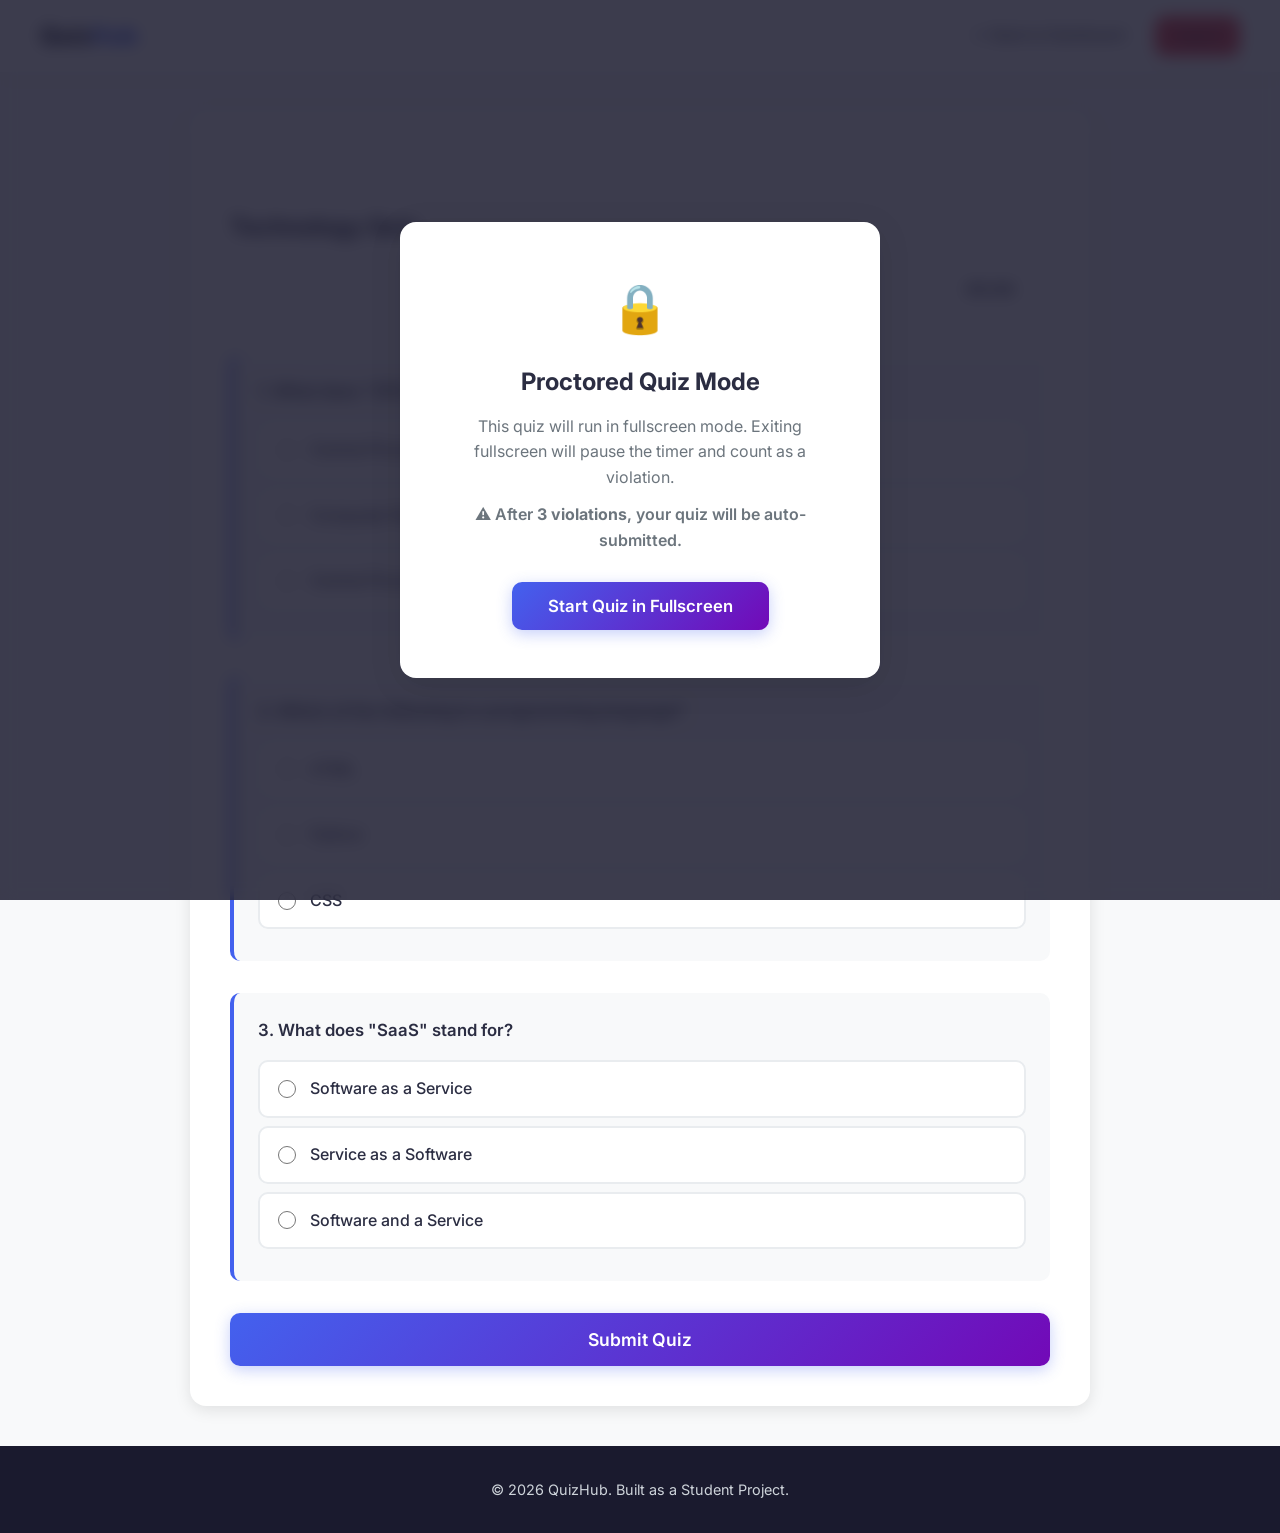
<file: technology_quiz.html>
<!DOCTYPE html>
<html lang="en">

<head>
    <meta charset="UTF-8">
    <meta name="viewport" content="width=device-width, initial-scale=1.0">
    <title>Technology Quiz — QuizHub</title>
    <link rel="stylesheet" href="style.css">
</head>

<body data-quiz-id="technology">
    <header>
        <h1><a href="index.html">Quiz<span class="logo-accent">Hub</span></a></h1>
        <div class="nav-actions">
            <a href="student.html">← Back to Dashboard</a>
            <a href="#" onclick="logout()" class="btn-danger">Logout</a>
        </div>
    </header>
    <main>
        <div class="container">
            <div class="quiz-header">
                <h2> Technology Quiz</h2>
                <div class="timer-widget">
                    <canvas id="timer-canvas" width="120" height="120"></canvas>
                    <div id="timer">05:00</div>
                </div>
            </div>
            <form id="quiz-form" onsubmit="submit_quiz(event)">
                <div class="question" data-correct="a">
                    <p>1. What does "CPU" stand for?</p>
                    <div class="options">
                        <div class="option">
                            <input type="radio" id="q1-op1" name="q1" value="a">
                            <label for="q1-op1">Central Processing Unit</label>
                        </div>
                        <div class="option">
                            <input type="radio" id="q1-op2" name="q1" value="b">
                            <label for="q1-op2">Computer Personal Unit</label>
                        </div>
                        <div class="option">
                            <input type="radio" id="q1-op3" name="q1" value="c">
                            <label for="q1-op3">Central Process Unit</label>
                        </div>
                    </div>
                </div>

                <div class="question" data-correct="b">
                    <p>2. Which of the following is a programming language?</p>
                    <div class="options">
                        <div class="option">
                            <input type="radio" id="q2-op1" name="q2" value="a">
                            <label for="q2-op1">HTML</label>
                        </div>
                        <div class="option">
                            <input type="radio" id="q2-op2" name="q2" value="b">
                            <label for="q2-op2">Python</label>
                        </div>
                        <div class="option">
                            <input type="radio" id="q2-op3" name="q2" value="c">
                            <label for="q2-op3">CSS</label>
                        </div>
                    </div>
                </div>

                <div class="question" data-correct="a">
                    <p>3. What does "SaaS" stand for?</p>
                    <div class="options">
                        <div class="option">
                            <input type="radio" id="q3-op1" name="q3" value="a">
                            <label for="q3-op1">Software as a Service</label>
                        </div>
                        <div class="option">
                            <input type="radio" id="q3-op2" name="q3" value="b">
                            <label for="q3-op2">Service as a Software</label>
                        </div>
                        <div class="option">
                            <input type="radio" id="q3-op3" name="q3" value="c">
                            <label for="q3-op3">Software and a Service</label>
                        </div>
                    </div>
                </div>

                <button type="submit" class="btn-primary">Submit Quiz</button>
            </form>
            <div id="quiz-results"></div>
            <div id="proctor-overlay"></div>
        </div>
    </main>
    <footer>
        <p>&copy; 2026 QuizHub. Built as a Student Project.</p>
    </footer>
    <script src="index.js"></script>
</body>

</html>
</file>
<file: style.css>
/* ===== Google Font Import ===== */
@import url('https://fonts.googleapis.com/css2?family=Inter:wght@400;500;600;700;800&display=swap');

/* ===== CSS Custom Properties ===== */
:root {
    --primary: #4361ee;
    --primary-dark: #3a56d4;
    --accent: #7209b7;
    --success: #2ec4b6;
    --danger: #e63946;
    --warning: #f4a261;
    --dark: #1a1a2e;
    --dark-light: #16213e;
    --gray-50: #f8f9fa;
    --gray-100: #f1f3f5;
    --gray-200: #e9ecef;
    --gray-300: #dee2e6;
    --gray-400: #ced4da;
    --gray-500: #adb5bd;
    --gray-600: #6c757d;
    --gray-700: #495057;
    --gray-800: #343a40;
    --text: #2b2d42;
    --text-light: #6c757d;
    --white: #ffffff;
    --radius: 10px;
    --radius-lg: 16px;
    --shadow-sm: 0 2px 8px rgba(0,0,0,0.06);
    --shadow-md: 0 4px 16px rgba(0,0,0,0.1);
    --shadow-lg: 0 8px 32px rgba(0,0,0,0.12);
    --transition: 0.3s cubic-bezier(0.4, 0, 0.2, 1);
}

/* ===== Reset & Base ===== */
*, *::before, *::after {
    box-sizing: border-box;
    margin: 0;
    padding: 0;
}

body {
    font-family: 'Inter', -apple-system, BlinkMacSystemFont, "Segoe UI", Roboto, sans-serif;
    background-color: var(--gray-50);
    color: var(--text);
    line-height: 1.6;
    min-height: 100vh;
    display: flex;
    flex-direction: column;
}

main {
    flex: 1;
}

a {
    color: var(--primary);
    text-decoration: none;
    transition: color var(--transition);
}

a:hover {
    color: var(--primary-dark);
}

/* ===== Container ===== */
.container {
    max-width: 900px;
    margin: 40px auto;
    padding: 40px;
    background: var(--white);
    border-radius: var(--radius-lg);
    box-shadow: var(--shadow-md);
}

/* ===== Header ===== */
header {
    background: var(--white);
    padding: 1rem 2.5rem;
    display: flex;
    justify-content: space-between;
    align-items: center;
    border-bottom: 1px solid var(--gray-200);
    position: sticky;
    top: 0;
    z-index: 100;
    box-shadow: var(--shadow-sm);
}

header h1 {
    margin: 0;
    font-size: 1.5rem;
    font-weight: 800;
    letter-spacing: -0.5px;
}

header h1 a {
    color: var(--dark);
    text-decoration: none;
    transition: color var(--transition);
}

header h1 a:hover {
    color: var(--primary);
}

.logo-accent {
    color: var(--primary);
}

.nav-actions {
    display: flex;
    align-items: center;
    gap: 12px;
}

.nav-actions a {
    color: var(--text);
    text-decoration: none;
    font-weight: 500;
    font-size: 0.92rem;
    padding: 8px 18px;
    border-radius: var(--radius);
    transition: all var(--transition);
}

.nav-actions a:hover {
    background: var(--gray-100);
    color: var(--primary);
}

/* ===== Footer ===== */
footer {
    background: var(--dark);
    color: var(--gray-400);
    padding: 2rem;
    text-align: center;
    font-size: 0.9rem;
    margin-top: auto;
}

footer a {
    color: var(--gray-300);
}

footer a:hover {
    color: var(--white);
}

/* ===== Buttons ===== */
.btn-primary {
    display: inline-block;
    background: linear-gradient(135deg, var(--primary), var(--accent));
    color: var(--white);
    padding: 12px 28px;
    border-radius: var(--radius);
    text-decoration: none;
    border: none;
    cursor: pointer;
    font-size: 1rem;
    font-weight: 600;
    font-family: inherit;
    transition: all var(--transition);
    box-shadow: 0 4px 15px rgba(67, 97, 238, 0.3);
}

.btn-primary:hover {
    transform: translateY(-2px);
    box-shadow: 0 6px 20px rgba(67, 97, 238, 0.45);
    color: var(--white);
}

.btn-primary:active {
    transform: translateY(0);
}

.btn-secondary {
    display: inline-block;
    background: var(--white);
    color: var(--text);
    padding: 12px 28px;
    border-radius: var(--radius);
    text-decoration: none;
    border: 1px solid var(--gray-300);
    cursor: pointer;
    font-size: 1rem;
    font-weight: 500;
    font-family: inherit;
    transition: all var(--transition);
}

.btn-secondary:hover {
    border-color: var(--primary);
    color: var(--primary);
    background: rgba(67, 97, 238, 0.04);
    transform: translateY(-1px);
}

.btn-danger {
    display: inline-block;
    background: var(--danger);
    color: var(--white);
    padding: 10px 22px;
    border-radius: var(--radius);
    text-decoration: none;
    border: none;
    cursor: pointer;
    font-size: 0.9rem;
    font-weight: 500;
    font-family: inherit;
    transition: all var(--transition);
}

.btn-danger:hover {
    background: #d62f3c;
    transform: translateY(-1px);
}

/* ===== Forms ===== */
.form-group {
    margin-bottom: 1.5rem;
}

.form-group label {
    display: block;
    margin-bottom: 6px;
    font-weight: 600;
    font-size: 0.92rem;
    color: var(--text);
}

.form-group input,
.form-group select,
.form-group textarea {
    width: 100%;
    padding: 12px 16px;
    border: 2px solid var(--gray-300);
    border-radius: var(--radius);
    font-family: inherit;
    font-size: 0.95rem;
    color: var(--text);
    background: var(--white);
    transition: all var(--transition);
}

.form-group input:focus,
.form-group select:focus,
.form-group textarea:focus {
    outline: none;
    border-color: var(--primary);
    box-shadow: 0 0 0 3px rgba(67, 97, 238, 0.15);
}

.form-group input.input-error {
    border-color: var(--danger);
    box-shadow: 0 0 0 3px rgba(230, 57, 70, 0.1);
}

.error-message {
    color: var(--danger);
    font-size: 0.82rem;
    margin-top: 4px;
    display: none;
    font-weight: 500;
}

.error-message.visible {
    display: block;
}

.form-hint {
    color: var(--text-light);
    font-size: 0.82rem;
    margin-top: 4px;
}

/* ===== Hero Section ===== */
#hero {
    text-align: center;
    padding: 80px 30px;
    background: linear-gradient(135deg, var(--primary) 0%, var(--accent) 100%);
    border-radius: var(--radius-lg);
    color: var(--white);
    margin: 30px auto;
    max-width: 1100px;
}

#hero h2 {
    font-size: 2.8rem;
    font-weight: 800;
    margin-bottom: 1rem;
    letter-spacing: -1px;
    line-height: 1.2;
}

#hero p {
    font-size: 1.15rem;
    opacity: 0.9;
    margin-bottom: 2rem;
    max-width: 500px;
    margin-left: auto;
    margin-right: auto;
}

#hero .btn-primary {
    background: var(--white);
    color: var(--primary);
    font-weight: 700;
    box-shadow: 0 4px 20px rgba(0,0,0,0.15);
}

#hero .btn-primary:hover {
    transform: translateY(-3px);
    box-shadow: 0 8px 30px rgba(0,0,0,0.2);
    color: var(--accent);
}

/* ===== Categories ===== */
#categories {
    max-width: 1100px;
    margin: 50px auto;
    padding: 0 20px;
}

#categories h2 {
    text-align: center;
    font-size: 2rem;
    font-weight: 700;
    margin-bottom: 30px;
}

#categories .category-list {
    display: grid;
    grid-template-columns: repeat(auto-fit, minmax(250px, 1fr));
    gap: 25px;
}

#categories .category-item {
    position: relative;
    border-radius: var(--radius-lg);
    overflow: hidden;
    text-decoration: none;
    color: var(--white);
    box-shadow: var(--shadow-md);
    transition: all var(--transition);
    cursor: pointer;
}

#categories .category-item:hover {
    transform: translateY(-6px);
    box-shadow: var(--shadow-lg);
}

#categories .category-item img {
    width: 100%;
    height: 200px;
    object-fit: cover;
    display: block;
    transition: transform var(--transition);
}

#categories .category-item:hover img {
    transform: scale(1.05);
}

#categories .category-item h3 {
    position: absolute;
    bottom: 0;
    left: 0;
    right: 0;
    padding: 20px;
    background: linear-gradient(transparent, rgba(0,0,0,0.7));
    margin: 0;
    font-size: 1.2rem;
    font-weight: 600;
}

/* ===== How It Works ===== */
#how-it-works {
    max-width: 1100px;
    margin: 50px auto;
    padding: 0 20px;
}

#how-it-works h2 {
    text-align: center;
    font-size: 2rem;
    font-weight: 700;
    margin-bottom: 30px;
}

#how-it-works .steps {
    display: grid;
    grid-template-columns: repeat(auto-fit, minmax(220px, 1fr));
    gap: 25px;
}

.step {
    background: var(--white);
    padding: 30px 24px;
    border-radius: var(--radius-lg);
    text-align: center;
    box-shadow: var(--shadow-sm);
    transition: all var(--transition);
    border: 1px solid var(--gray-200);
}

.step:hover {
    transform: translateY(-4px);
    box-shadow: var(--shadow-md);
    border-color: var(--primary);
}

.step-number {
    display: inline-flex;
    align-items: center;
    justify-content: center;
    width: 48px;
    height: 48px;
    background: linear-gradient(135deg, var(--primary), var(--accent));
    color: var(--white);
    border-radius: 50%;
    font-size: 1.2rem;
    font-weight: 700;
    margin-bottom: 16px;
}

.step h3 {
    font-size: 1.1rem;
    margin-bottom: 8px;
}

.step p {
    color: var(--text-light);
    font-size: 0.92rem;
}

/* ===== Features Section ===== */
#features {
    max-width: 1100px;
    margin: 50px auto;
    padding: 40px;
    background: var(--white);
    border-radius: var(--radius-lg);
    box-shadow: var(--shadow-sm);
}

#features h2 {
    text-align: center;
    font-size: 2rem;
    font-weight: 700;
    margin-bottom: 24px;
}

#features ul {
    list-style: none;
    display: grid;
    grid-template-columns: repeat(auto-fit, minmax(200px, 1fr));
    gap: 16px;
}

#features li {
    padding: 16px 20px;
    background: var(--gray-50);
    border-radius: var(--radius);
    font-weight: 500;
    border-left: 4px solid var(--primary);
    transition: all var(--transition);
}

#features li:hover {
    background: rgba(67, 97, 238, 0.06);
    transform: translateX(4px);
}

/* ===== Leaderboard & Tables ===== */
#leaderboard {
    max-width: 1100px;
    margin: 50px auto;
    padding: 0 20px;
}

#leaderboard h2 {
    text-align: center;
    font-size: 2rem;
    font-weight: 700;
    margin-bottom: 24px;
}

#leaderboard table,
.table {
    width: 100%;
    border-collapse: separate;
    border-spacing: 0;
    margin-top: 16px;
    border-radius: var(--radius);
    overflow: hidden;
    box-shadow: var(--shadow-sm);
}

#leaderboard th,
#leaderboard td,
.table th,
.table td {
    padding: 14px 18px;
    text-align: left;
    vertical-align: middle;
    border-bottom: 1px solid var(--gray-200);
}

#leaderboard th,
.table th {
    background: var(--dark);
    color: var(--white);
    font-weight: 600;
    font-size: 0.9rem;
    text-transform: uppercase;
    letter-spacing: 0.5px;
}

#leaderboard td,
.table td {
    background: var(--white);
}

#leaderboard tr:last-child td,
.table tr:last-child td {
    border-bottom: none;
}

#leaderboard tbody tr:hover td,
.table tbody tr:hover td {
    background: var(--gray-50);
}

.table .btn-primary {
    padding: 8px 18px;
    font-size: 0.85rem;
}

/* ===== Status Badges ===== */
.badge {
    display: inline-block;
    padding: 4px 12px;
    border-radius: 20px;
    font-size: 0.8rem;
    font-weight: 600;
    text-transform: uppercase;
    letter-spacing: 0.3px;
}

.badge-active {
    background: rgba(46, 196, 182, 0.15);
    color: #1a9e93;
}

.badge-draft {
    background: rgba(244, 162, 97, 0.15);
    color: #c87d3d;
}

.badge-not-attempted {
    background: rgba(108, 117, 125, 0.12);
    color: var(--gray-600);
}

/* ===== CTA Section ===== */
#cta {
    text-align: center;
    padding: 60px 30px;
    background: var(--gray-100);
    border-radius: var(--radius-lg);
    max-width: 1100px;
    margin: 50px auto;
}

#cta h2 {
    font-size: 2rem;
    font-weight: 700;
    margin-bottom: 10px;
}

#cta p {
    color: var(--text-light);
    margin-bottom: 24px;
    font-size: 1.1rem;
}

/* ===== Quiz Page ===== */
.quiz-header {
    display: flex;
    justify-content: space-between;
    align-items: center;
    margin-bottom: 30px;
    padding-bottom: 20px;
    border-bottom: 2px solid var(--gray-200);
}

.quiz-header h2 {
    margin: 0;
}

.timer-widget {
    display: flex;
    flex-direction: column;
    align-items: center;
    gap: 4px;
}

.timer-widget canvas {
    display: block;
}

#timer {
    font-size: 1rem;
    font-weight: 700;
    color: var(--text);
    letter-spacing: 1px;
    font-variant-numeric: tabular-nums;
}

#timer.timer-warning {
    background: rgba(230, 57, 70, 0.1);
    color: var(--danger);
    animation: pulse 1s infinite;
}

@keyframes pulse {
    0%, 100% { opacity: 1; }
    50% { opacity: 0.6; }
}

.question {
    margin-bottom: 2rem;
    padding: 24px;
    background: var(--gray-50);
    border-radius: var(--radius);
    border-left: 4px solid var(--primary);
    transition: all var(--transition);
}

.question p {
    font-size: 1.05rem;
    font-weight: 600;
    margin-bottom: 16px;
    color: var(--text);
}

.question.correct {
    border-left-color: var(--success);
    background: rgba(46, 196, 182, 0.06);
}

.question.wrong {
    border-left-color: var(--danger);
    background: rgba(230, 57, 70, 0.06);
}

.options .option {
    background: var(--white);
    padding: 14px 18px;
    margin-bottom: 8px;
    border-radius: var(--radius);
    cursor: pointer;
    display: flex;
    align-items: center;
    border: 2px solid var(--gray-200);
    transition: all var(--transition);
}

.options .option:hover {
    border-color: var(--primary);
    background: rgba(67, 97, 238, 0.03);
}

.options .option input[type='radio'] {
    margin-right: 14px;
    accent-color: var(--primary);
    width: 18px;
    height: 18px;
}

.options .option label {
    cursor: pointer;
    font-weight: 500;
    flex: 1;
}

.option.correct-answer {
    border-color: var(--success);
    background: rgba(46, 196, 182, 0.08);
}

.option.wrong-answer {
    border-color: var(--danger);
    background: rgba(230, 57, 70, 0.08);
}

#quiz-form button[type='submit'] {
    display: block;
    width: 100%;
    padding: 16px;
    font-size: 1.1rem;
    margin-top: 30px;
}

/* ===== Quiz Results ===== */
#quiz-results {
    display: none;
    text-align: center;
    padding: 30px;
    margin-top: 24px;
    background: var(--white);
    border-radius: var(--radius-lg);
    box-shadow: var(--shadow-md);
}

#quiz-results.visible {
    display: block;
    animation: fadeIn 0.5s ease;
}

#quiz-results h3 {
    font-size: 1.6rem;
    margin-bottom: 10px;
}

#quiz-results .score-display {
    font-size: 3rem;
    font-weight: 800;
    background: linear-gradient(135deg, var(--primary), var(--accent));
    -webkit-background-clip: text;
    -webkit-text-fill-color: transparent;
    background-clip: text;
    margin: 16px 0;
}

#quiz-results .score-message {
    color: var(--text-light);
    font-size: 1.05rem;
    margin-bottom: 20px;
}

@keyframes fadeIn {
    from { opacity: 0; transform: translateY(10px); }
    to { opacity: 1; transform: translateY(0); }
}

/* ===== Modal Overlay ===== */
#proctor-overlay,
.modal-overlay {
    display: none;
    position: fixed;
    top: 0;
    left: 0;
    width: 100%;
    height: 100%;
    background: rgba(26, 26, 46, 0.85);
    backdrop-filter: blur(8px);
    z-index: 9999;
    justify-content: center;
    align-items: center;
}

#proctor-overlay.visible,
.modal-overlay.visible {
    display: flex;
    animation: fadeIn 0.3s ease;
}

.proctor-content {
    background: var(--white);
    border-radius: var(--radius-lg);
    padding: 48px 40px;
    max-width: 480px;
    width: 90%;
    text-align: center;
    box-shadow: var(--shadow-lg);
}

.proctor-icon {
    font-size: 3rem;
    margin-bottom: 16px;
}

.proctor-content h3 {
    font-size: 1.5rem;
    font-weight: 700;
    margin-bottom: 12px;
    color: var(--text);
}

.proctor-content p {
    color: var(--text-light);
    margin-bottom: 12px;
    line-height: 1.6;
}

.proctor-warning-text {
    color: var(--warning);
    font-weight: 600;
}

.proctor-content .btn-primary {
    margin-top: 16px;
    padding: 14px 36px;
    font-size: 1.05rem;
}

.proctor-final {
    border: 2px solid var(--danger);
}

.proctor-final h3 {
    color: var(--danger);
}

/* ===== Question Block (Create Quiz) ===== */
.question-block {
    margin-bottom: 2rem;
    padding: 24px;
    background: var(--gray-50);
    border-radius: var(--radius);
    border: 1px solid var(--gray-200);
}

.question-block h4 {
    font-size: 1.05rem;
    color: var(--primary);
    margin-bottom: 16px;
    font-weight: 700;
}

/* ===== Login Actions ===== */
.login-actions {
    display: flex;
    gap: 12px;
    margin-top: 20px;
}

.login-actions .btn-secondary {
    flex: 1;
    text-align: center;
    font-size: 0.9rem;
    padding: 10px 16px;
}

.login-link {
    margin-top: 20px;
    text-align: center;
    color: var(--text-light);
}

.login-link a {
    font-weight: 600;
}

/* ===== Responsive ===== */
@media (max-width: 768px) {
    header {
        padding: 1rem 1.2rem;
    }

    header h1 {
        font-size: 1.2rem;
    }

    .container {
        margin: 20px 16px;
        padding: 24px;
    }

    #hero {
        padding: 50px 20px;
        margin: 16px;
    }

    #hero h2 {
        font-size: 1.8rem;
    }

    #categories,
    #how-it-works,
    #features,
    #leaderboard,
    #cta {
        margin-left: 16px;
        margin-right: 16px;
    }

    .login-actions {
        flex-direction: column;
    }

    .quiz-header {
        flex-direction: column;
        gap: 12px;
        align-items: flex-start;
    }
}
</file>
